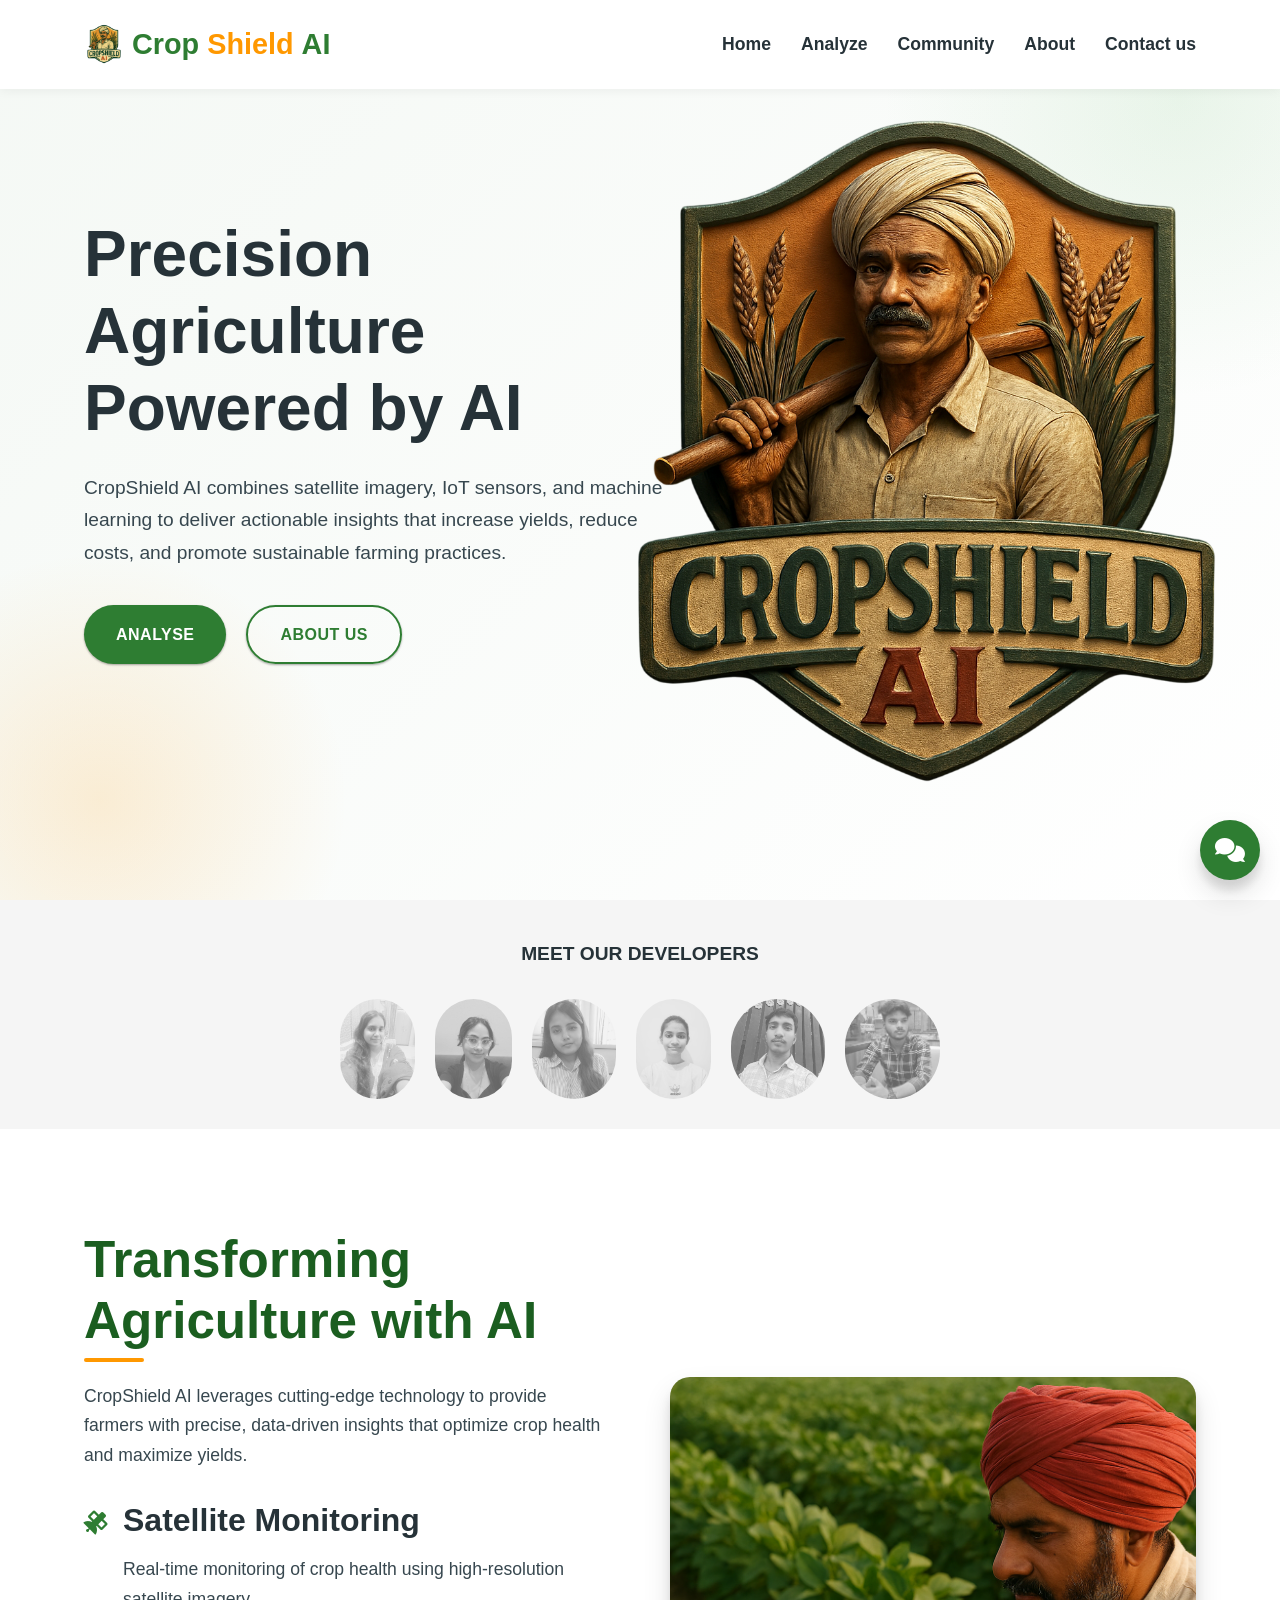
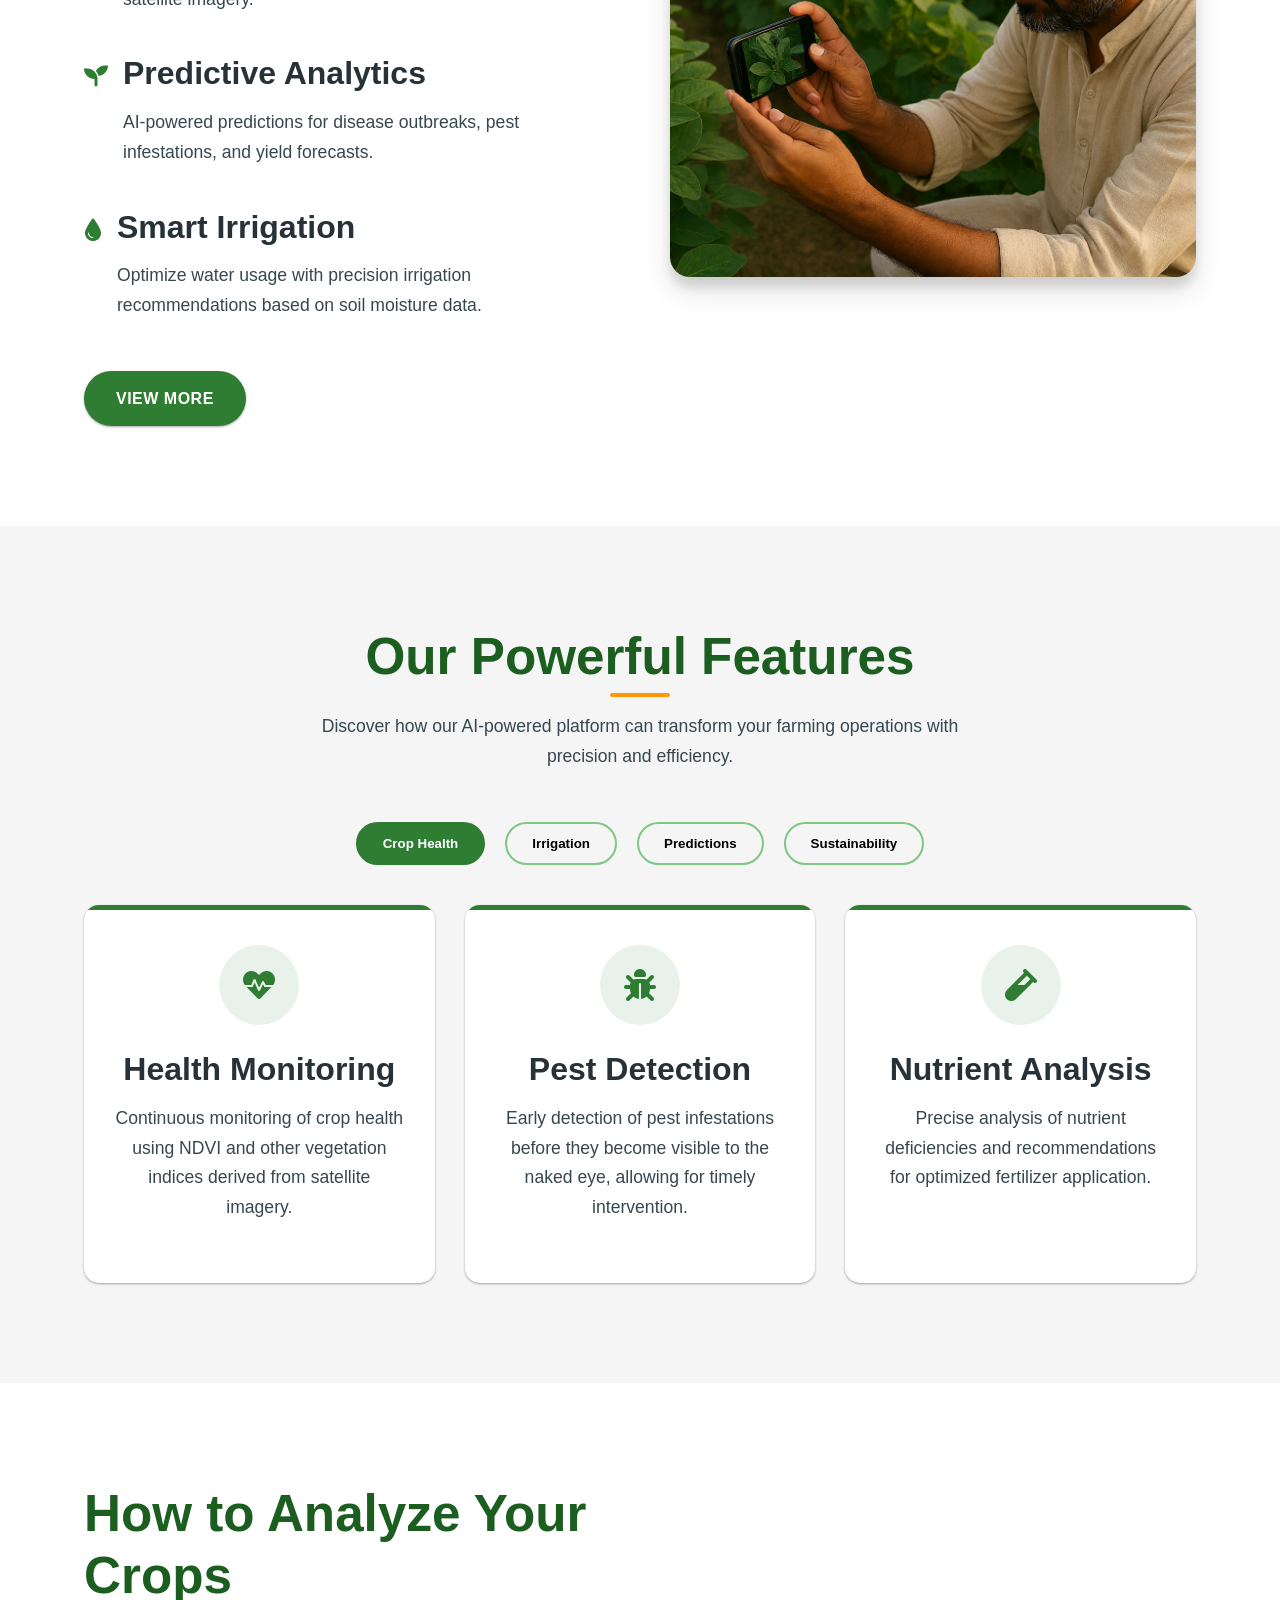
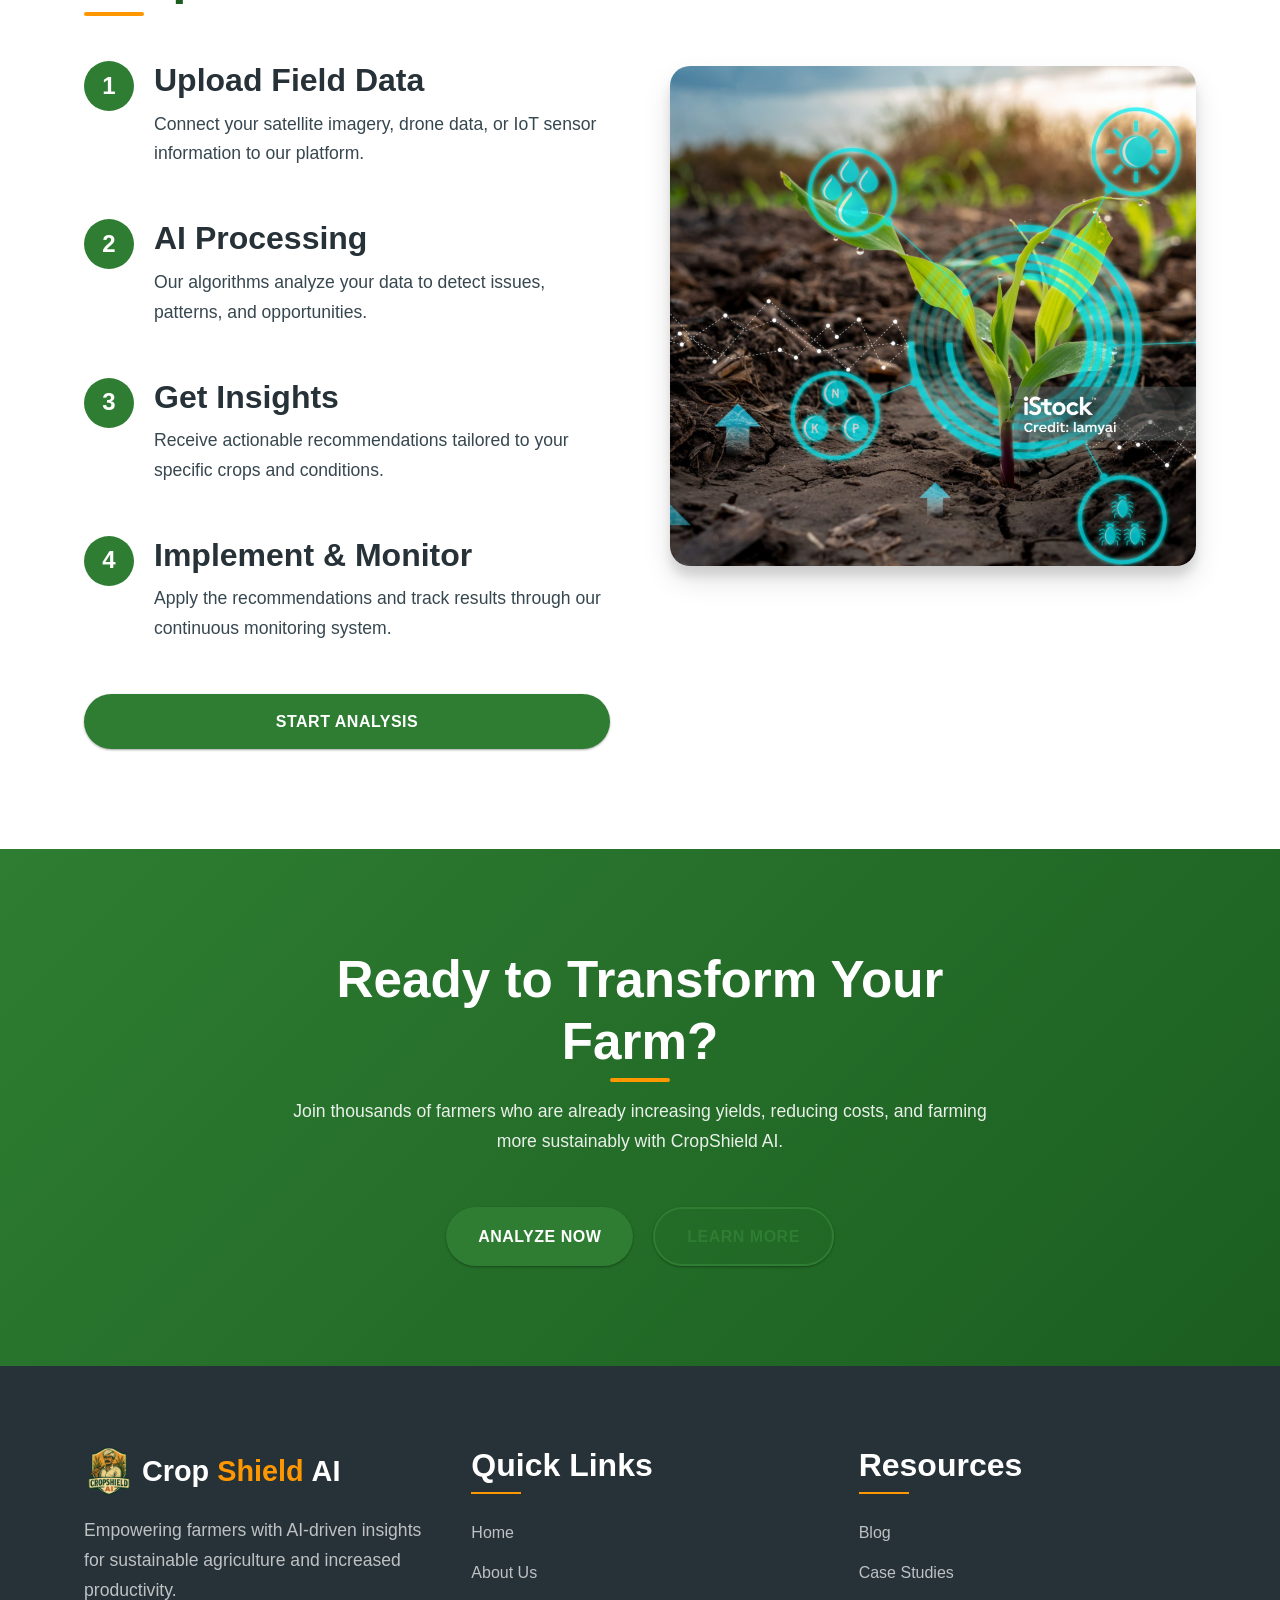
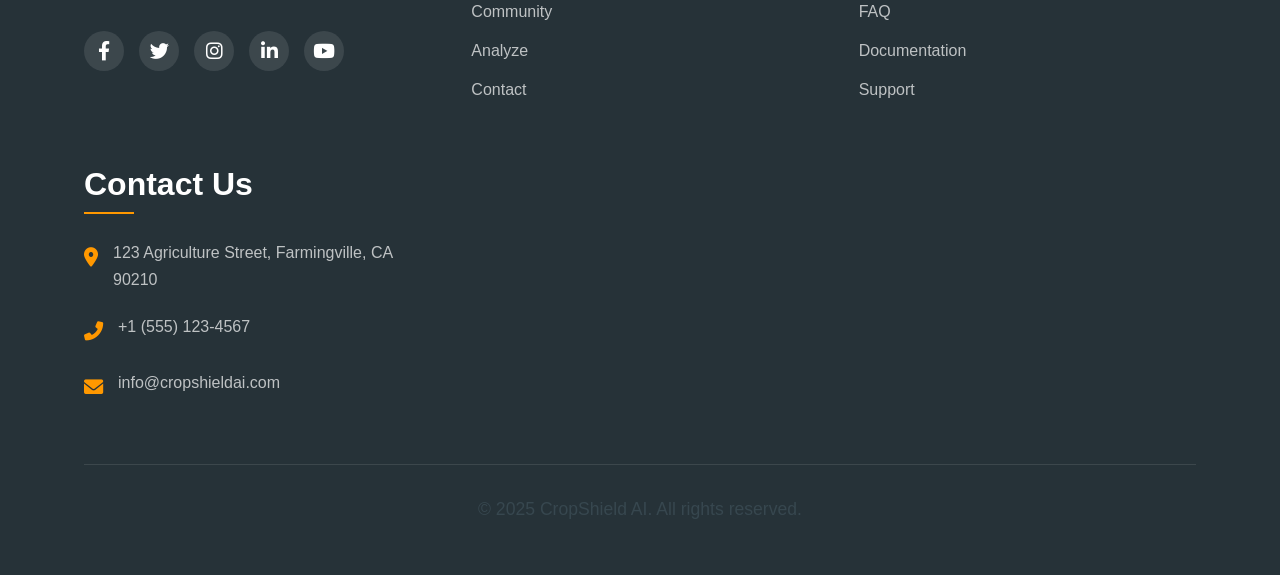
<file: index.html>
<!DOCTYPE html>
<html lang="en">

<head>
    <meta charset="UTF-8">
    <meta name="viewport" content="width=device-width, initial-scale=1.0">
    <title>CropShield AI | Smart Farming Solutions</title>
    <link rel="stylesheet" href="https://cdnjs.cloudflare.com/ajax/libs/font-awesome/6.0.0-beta3/css/all.min.css">
    <link rel="icon" href="assets/images/logo.png" type="png">
    <link rel="stylesheet" href="assets/css/main.css">
</head>

<body>
    <!-- Header & Navigation -->
    <header id="header">
        <div class="container">
            <nav>
                <a href="index.html" class="logo">
                    <img src="assets/images/logo.png" alt="CropShield AI Logo">Crop<span>Shield</span>AI
                </a>
                <ul class="nav-links">
                    <li><a href="index.html">Home</a></li>
                    <li><a href="analyse.html">Analyze</a></li>
                    <li><a href="community.html">Community</a></li>
                    <li><a href="about.html">About</a></li>
                    <li><a href="contact.html">Contact us</a></li>
                </ul>
                <div class="hamburger">
                    <span></span>
                    <span></span>
                    <span></span>
                </div>
            </nav>
        </div>
    </header>

    <!-- Hero Section -->
    <section id="home">
        <div class="container">
            <div class="hero-content">
                <h1>Precision Agriculture Powered by AI</h1>
                <p>CropShield AI combines satellite imagery, IoT sensors, and machine learning to deliver actionable
                    insights that increase yields, reduce costs, and promote sustainable farming practices.</p>
                <div class="hero-btns">
                    <a href="analyse.html" class="btn">Analyse</a>
                    <a href="about.html" class="btn btn-outline">About us</a>
                </div>
            </div>
            <div class="hero-image">
                <img src="assets/images/3d Logo.png" alt="AI Agriculture Dashboard">
            </div>
        </div>
        <div class="pattern pattern-1"></div>
        <div class="pattern pattern-2"></div>
    </section>

    <!-- developer Section -->
    <section id="clients">
        <div class="container">
            <div class="client-text">MEET OUR DEVELOPERS</div>
            <div class="clients-grid">
                <img src="assets/images/sneha.jpg" alt="sneha" class="client-logo">
                <img src="assets/images/Riddhima.jpg" alt="riddhima" class="client-logo">
                <img src="assets/images/Shreya.png" alt="shreya" class="client-logo">
                <img src="assets/images/Akshata.jpg" alt="akshata" class="client-logo">
                <img src="assets/images/amit.jpg" alt="amit" class="client-logo">
                <img src="assets/images/chaitanya.png" alt="chaitanya" class="client-logo">
            </div>
        </div>
    </section>

    <!-- About Section -->
    <section id="about">
        <div class="container">
            <div class="about-content">
                <div class="about-text">
                    <h2>Transforming Agriculture with AI</h2>
                    <p>CropShield AI leverages cutting-edge technology to provide farmers with precise, data-driven
                        insights that optimize crop health and maximize yields.</p>
                    <div class="about-features">
                        <div class="feature-item">
                            <div class="feature-icon">
                                <i class="fas fa-satellite"></i>
                            </div>
                            <div class="feature-content">
                                <h3>Satellite Monitoring</h3>
                                <p>Real-time monitoring of crop health using high-resolution satellite imagery.</p>
                            </div>
                        </div>
                        <div class="feature-item">
                            <div class="feature-icon">
                                <i class="fas fa-seedling"></i>
                            </div>
                            <div class="feature-content">
                                <h3>Predictive Analytics</h3>
                                <p>AI-powered predictions for disease outbreaks, pest infestations, and yield
                                    forecasts.</p>
                            </div>
                        </div>
                        <div class="feature-item">
                            <div class="feature-icon">
                                <i class="fas fa-tint"></i>
                            </div>
                            <div class="feature-content">
                                <h3>Smart Irrigation</h3>
                                <p>Optimize water usage with precision irrigation recommendations based on soil
                                    moisture data.</p>
                            </div>
                        </div>
                    </div>
                    <a href="community.html" class="btn">View More</a>
                </div>
                <div class="about-image">
                    <img src="assets/images/farmer clicking a pic.png" alt="AI Agriculture Analysis">
                </div>
            </div>
        </div>
    </section>

    <!-- Features Section -->
    <section id="features">
        <div class="container">
            <div class="section-intro text-center">
                <h2>Our Powerful Features</h2>
                <p>Discover how our AI-powered platform can transform your farming operations with precision and
                    efficiency.</p>
            </div>
            <div class="features-tabs">
                <button class="tab-btn active" data-tab="tab-1">Crop Health</button>
                <button class="tab-btn" data-tab="tab-2">Irrigation</button>
                <button class="tab-btn" data-tab="tab-3">Predictions</button>
                <button class="tab-btn" data-tab="tab-4">Sustainability</button>
            </div>
            <div class="tab-content active" id="tab-1">
                <div class="features-grid">
                    <div class="feature-card">
                        <div class="feature-icon-container">
                            <i class="fas fa-heartbeat"></i>
                        </div>
                        <h3>Health Monitoring</h3>
                        <p>Continuous monitoring of crop health using NDVI and other vegetation indices derived from
                            satellite imagery.</p>
                    </div>
                    <div class="feature-card">
                        <div class="feature-icon-container">
                            <i class="fas fa-bug"></i>
                        </div>
                        <h3>Pest Detection</h3>
                        <p>Early detection of pest infestations before they become visible to the naked eye, allowing
                            for timely intervention.</p>
                    </div>
                    <div class="feature-card">
                        <div class="feature-icon-container">
                            <i class="fas fa-vial"></i>
                        </div>
                        <h3>Nutrient Analysis</h3>
                        <p>Precise analysis of nutrient deficiencies and recommendations for optimized fertilizer
                            application.</p>
                    </div>
                </div>
            </div>
            <div class="tab-content" id="tab-2">
                <div class="features-grid">
                    <div class="feature-card">
                        <div class="feature-icon-container">
                            <i class="fas fa-tint"></i>
                        </div>
                        <h3>Smart Irrigation</h3>
                        <p>AI-powered irrigation recommendations based on soil moisture, weather forecasts, and crop
                            water requirements.</p>
                    </div>
                    <div class="feature-card">
                        <div class="feature-icon-container">
                            <i class="fas fa-cloud-rain"></i>
                        </div>
                        <h3>Rainwater Management</h3>
                        <p>Optimize rainwater collection and usage based on predictive weather analytics and soil
                            conditions.</p>
                    </div>
                    <div class="feature-card">
                        <div class="feature-icon-container">
                            <i class="fas fa-ruler-combined"></i>
                        </div>
                        <h3>Precision Application</h3>
                        <p>Variable rate irrigation technology that applies water only where and when it's needed most.
                        </p>
                    </div>
                </div>
            </div>
            <div class="tab-content" id="tab-3">
                <div class="features-grid">
                    <div class="feature-card">
                        <div class="feature-icon-container">
                            <i class="fas fa-chart-line"></i>
                        </div>
                        <h3>Yield Prediction</h3>
                        <p>Accurate yield forecasts based on historical data, current crop health, and environmental
                            factors.</p>
                    </div>
                    <div class="feature-card">
                        <div class="feature-icon-container">
                            <i class="fas fa-clock"></i>
                        </div>
                        <h3>Growth Tracking</h3>
                        <p>Monitor crop development stages and predict optimal harvest times for maximum yield and
                            quality.</p>
                    </div>
                    <div class="feature-card">
                        <div class="feature-icon-container">
                            <i class="fas fa-exclamation-triangle"></i>
                        </div>
                        <h3>Risk Assessment</h3>
                        <p>Identify potential risks from weather events, diseases, or market conditions before they
                            impact your harvest.</p>
                    </div>
                </div>
            </div>
            <div class="tab-content" id="tab-4">
                <div class="features-grid">
                    <div class="feature-card">
                        <div class="feature-icon-container">
                            <i class="fas fa-leaf"></i>
                        </div>
                        <h3>Carbon Footprint</h3>
                        <p>Monitor and reduce your farm's carbon footprint through optimized resource allocation and
                            sustainable practices.</p>
                    </div>
                    <div class="feature-card">
                        <div class="feature-icon-container">
                            <i class="fas fa-recycle"></i>
                        </div>
                        <h3>Resource Optimization</h3>
                        <p>Minimize waste and maximize efficiency of inputs like water, fertilizers, and pesticides.</p>
                    </div>
                    <div class="feature-card">
                        <div class="feature-icon-container">
                            <i class="fas fa-certificate"></i>
                        </div>
                        <h3>Sustainability Certification</h3>
                        <p>Track and document sustainable practices for certification programs and eco-conscious
                            markets.</p>
                    </div>
                </div>
            </div>
        </div>
    </section>

    <!-- Analyze Section -->
    <section id="analyze">
        <div class="container">
            <div class="analyze-container">
                <div class="analyze-steps">
                    <h2>How to Analyze Your Crops</h2>
                    <div class="step">
                        <div class="step-number">1</div>
                        <div class="step-content">
                            <h3>Upload Field Data</h3>
                            <p>Connect your satellite imagery, drone data, or IoT sensor information to our platform.
                            </p>
                        </div>
                    </div>
                    <div class="step">
                        <div class="step-number">2</div>
                        <div class="step-content">
                            <h3>AI Processing</h3>
                            <p>Our algorithms analyze your data to detect issues, patterns, and opportunities.</p>
                        </div>
                    </div>
                    <div class="step">
                        <div class="step-number">3</div>
                        <div class="step-content">
                            <h3>Get Insights</h3>
                            <p>Receive actionable recommendations tailored to your specific crops and conditions.</p>
                        </div>
                    </div>
                    <div class="step">
                        <div class="step-number">4</div>
                        <div class="step-content">
                            <h3>Implement & Monitor</h3>
                            <p>Apply the recommendations and track results through our continuous monitoring system.</p>
                        </div>
                    </div>
                    <a href="analyse.html" class="btn">Start Analysis</a>
                </div>
                <div class="analyze-image">
                    <img src="assets/images/ai planty.png" alt="Crop Analysis Process">
                </div>
            </div>
        </div>
    </section>

    <!-- Testimonials Section -->


    <!-- CTA Section -->
    <section id="cta">
        <div class="container">
            <div class="section-intro text-center">
                <h2>Ready to Transform Your Farm?</h2>
                <p>Join thousands of farmers who are already increasing yields, reducing costs, and farming more
                    sustainably with CropShield AI.</p>
            </div>
            <div class="cta-btns">
                <a href="analyse.html" class="btn">Analyze Now</a>
                <a href="about.html" class="btn btn-outline">Learn More</a>
            </div>
        </div>
    </section>

    <!-- Footer -->
    <footer>
        <div class="container">
            <div class="footer-content">
                <div class="footer-about">
                    <div class="footer-logo">
                        <img src="assets/images/logo.png" alt="CropShield AI Logo"
                            class="logo-footer">Crop<span>Shield</span>AI
                    </div>
                    <p>Empowering farmers with AI-driven insights for sustainable agriculture and increased
                        productivity.</p>
                    <div class="social-links">
                        <a href="#"><i class="fab fa-facebook-f"></i></a>
                        <a href="#"><i class="fab fa-twitter"></i></a>
                        <a href="#"><i class="fab fa-instagram"></i></a>
                        <a href="#"><i class="fab fa-linkedin-in"></i></a>
                        <a href="#"><i class="fab fa-youtube"></i></a>
                    </div>
                </div>
                <div class="footer-links">
                    <h3>Quick Links</h3>
                    <ul>
                        <li><a href="index.html">Home</a></li>
                        <li><a href="about.html">About Us</a></li>
                        <li><a href="community.html">Community</a></li>
                        <li><a href="analyse.html">Analyze</a></li>
                        <li><a href="contact.html">Contact</a></li>
                    </ul>
                </div>
                <div class="footer-links">
                    <h3>Resources</h3>
                    <ul>
                        <li><a href="coming soon.html">Blog</a></li>
                        <li><a href="coming soon.html">Case Studies</a></li>
                        <li><a href="coming soon.html">FAQ</a></li>
                        <li><a href="coming soon.html">Documentation</a></li>
                        <li><a href="coming soon.html">Support</a></li>
                    </ul>
                </div>
                <div class="footer-contact">
                    <h3>Contact Us</h3>
                    <div class="contact-info">
                        <div class="contact-item">
                            <div class="contact-icon">
                                <i class="fas fa-map-marker-alt"></i>
                            </div>
                            <div class="contact-text">
                                123 Agriculture Street, Farmingville, CA 90210
                            </div>
                        </div>
                        <div class="contact-item">
                            <div class="contact-icon">
                                <i class="fas fa-phone-alt"></i>
                            </div>
                            <div class="contact-text">
                                +1 (555) 123-4567
                            </div>
                        </div>
                        <div class="contact-item">
                            <div class="contact-icon">
                                <i class="fas fa-envelope"></i>
                            </div>
                            <div class="contact-text">
                                info@cropshieldai.com
                            </div>
                        </div>
                    </div>
                </div>
            </div>
            <div class="copyright">
                <p>&copy; 2025 CropShield AI. All rights reserved.</p>
            </div>
        </div>
    </footer>

    <!-- Chatbot Container -->
    <div class="chatbot-container">
        <div class="chatbot-button">
            <i class="fas fa-comments"></i>
        </div>
        <div class="chatbot-window">
            <div class="chatbot-header">
                <h3>CropShield Assistant</h3>
                <button class="chatbot-close">
                    <i class="fas fa-times"></i>
                </button>
            </div>
            <div class="chatbot-messages">
                <div class="message bot-message">
                    Hello! I'm your CropShield AI assistant. How can I help you today?
                    <div class="message-time">12:45 PM</div>
                </div>
                <!-- More messages will be added here dynamically -->
            </div>
            <div class="typing-indicator">
                <span></span>
                <span></span>
                <span></span>
            </div>
            <div class="chatbot-input">
                <input type="text" placeholder="Type your message here...">
                <button>
                    <i class="fas fa-paper-plane"></i>
                </button>
            </div>
        </div>
    </div>

    <!-- JavaScript -->
    <script src="assets/js/main.js"></script>
</body>

</html>
</file>
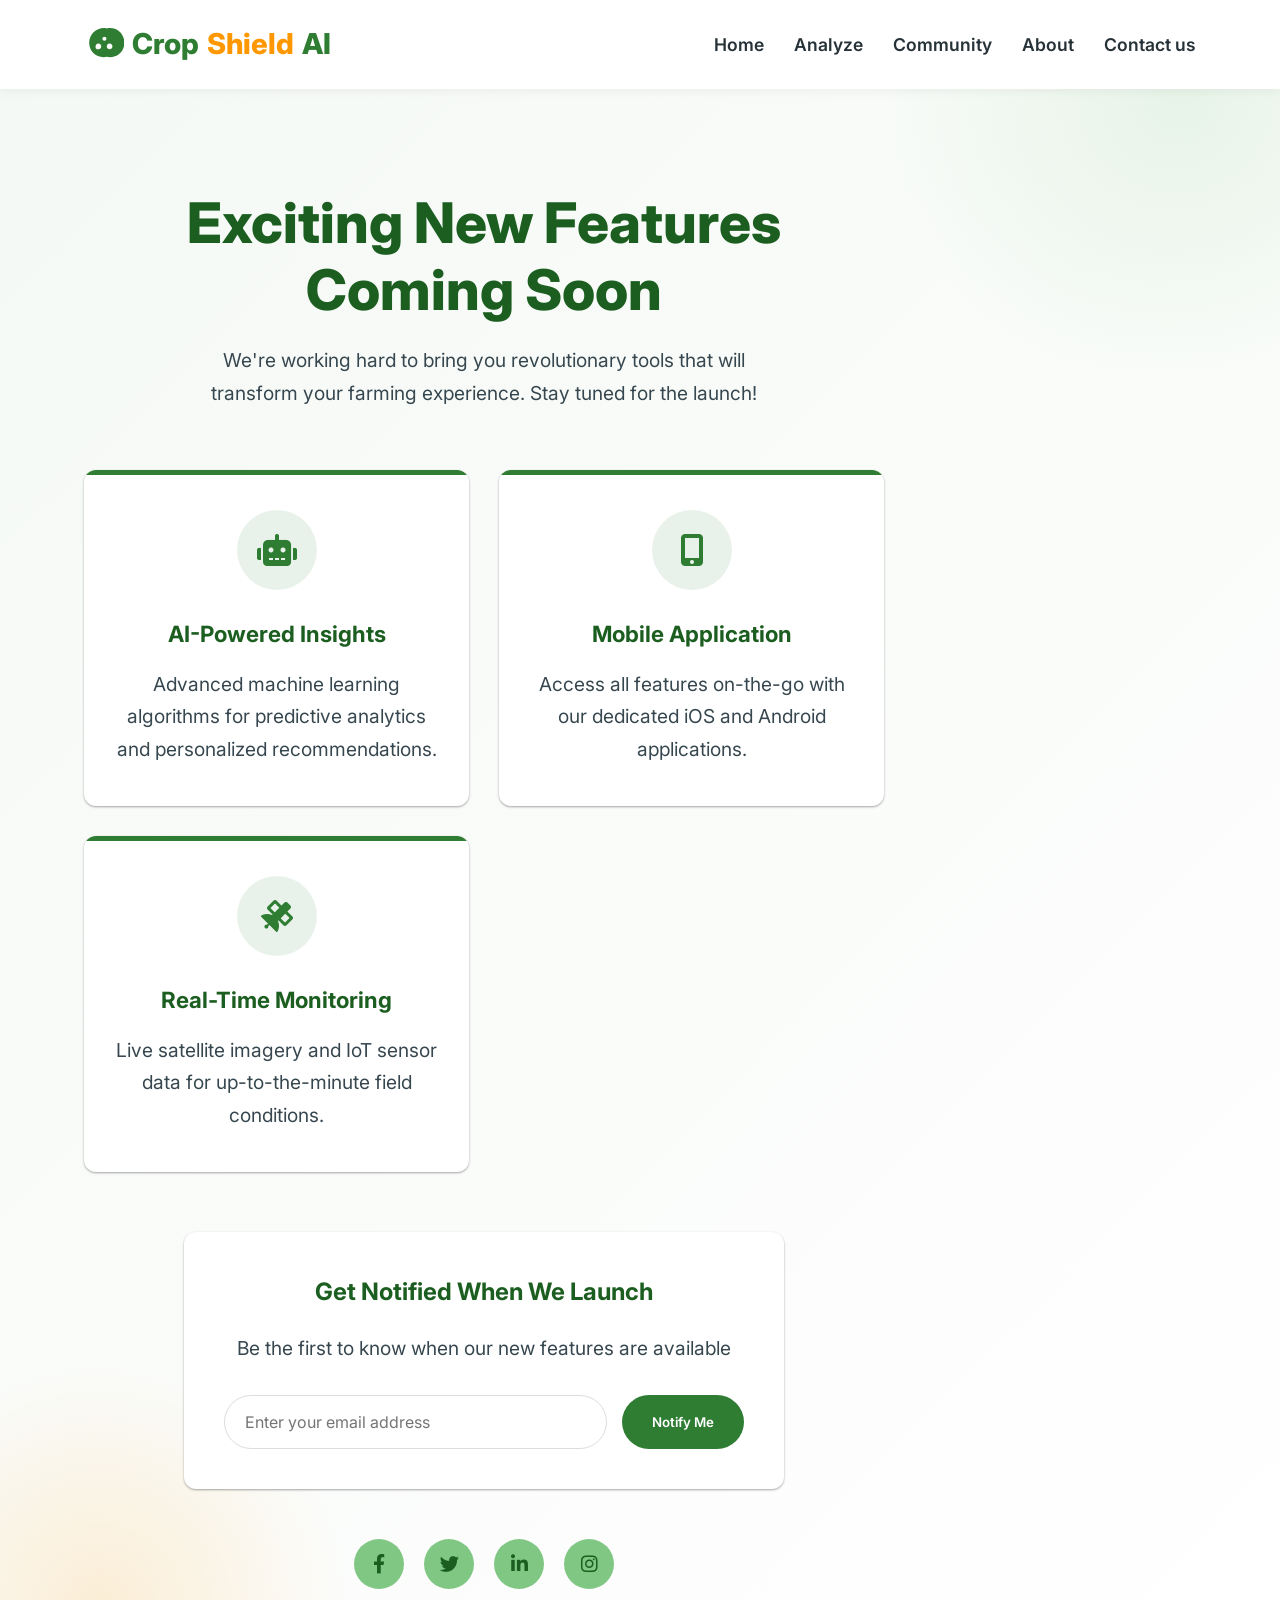
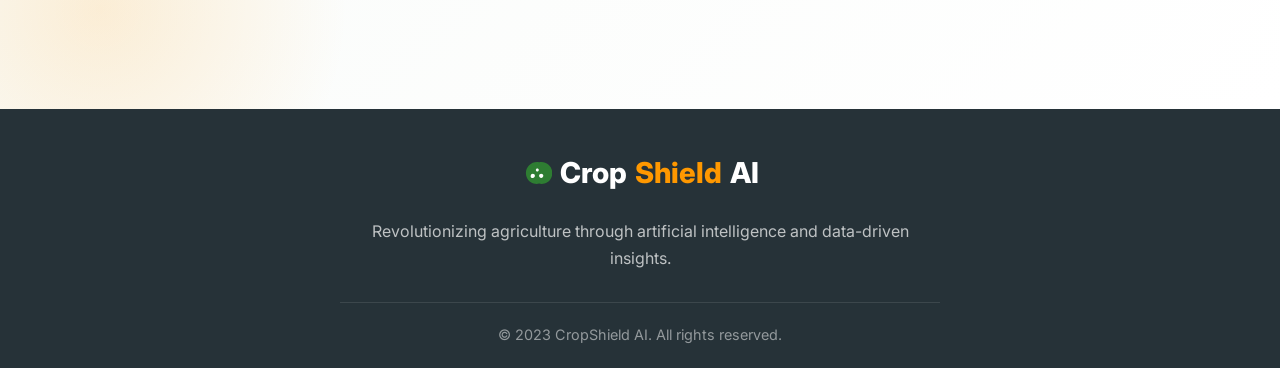
<file: coming soon.html>
<!DOCTYPE html>
<html lang="en">

<head>
    <meta charset="UTF-8">
    <meta name="viewport" content="width=device-width, initial-scale=1.0">
    <title>CropShield AI | Coming Soon</title>
    <link rel="stylesheet" href="https://cdnjs.cloudflare.com/ajax/libs/font-awesome/6.0.0-beta3/css/all.min.css">
    <link href="https://fonts.googleapis.com/css2?family=Inter:wght@300;400;500;600;700&display=swap" rel="stylesheet">
    <style>
        :root {
            --primary: #2e7d32;
            --primary-dark: #1b5e20;
            --primary-light: #81c784;
            --secondary: #ff9800;
            --accent: #ff5722;
            --dark: #263238;
            --dark-light: #37474f;
            --light: #f5f5f5;
            --white: #ffffff;
            --transition: all 0.3s cubic-bezier(0.25, 0.8, 0.25, 1);
            --shadow: 0 1px 3px rgba(0, 0, 0, 0.12), 0 1px 2px rgba(0, 0, 0, 0.24);
            --shadow-hover: 0 14px 28px rgba(0, 0, 0, 0.12), 0 10px 10px rgba(0, 0, 0, 0.10);
            --radius: 12px;
        }

        * {
            margin: 0;
            padding: 0;
            box-sizing: border-box;
            font-family: 'Inter', -apple-system, BlinkMacSystemFont, 'Segoe UI', Roboto, Oxygen, Ubuntu, Cantarell, sans-serif;
        }

        body {
            background-color: var(--white);
            color: var(--dark);
            line-height: 1.7;
            overflow-x: hidden;
            scroll-behavior: smooth;
            min-height: 100vh;
            display: flex;
            flex-direction: column;
        }

        .container {
            width: 90%;
            max-width: 1200px;
            margin: 0 auto;
            padding: 0 20px;
        }

        /* Header & Navigation */
        header {
            position: fixed;
            top: 0;
            left: 0;
            width: 100%;
            z-index: 1000;
            padding: 20px 0;
            transition: var(--transition);
            background-color: rgba(255, 255, 255, 0.98);
            box-shadow: 0 2px 10px rgba(0, 0, 0, 0.05);
        }

        header.scrolled {
            padding: 15px 0;
            box-shadow: 0 5px 20px rgba(0, 0, 0, 0.1);
        }

        nav {
            display: flex;
            justify-content: space-between;
            align-items: center;
        }

        .logo {
            font-size: 1.8rem;
            font-weight: 800;
            color: var(--primary);
            display: flex;
            align-items: center;
            gap: 8px;
            text-decoration: none;
        }

        .logo span {
            color: var(--secondary);
        }

        .logo img {
            height: 40px;
        }

        .nav-links {
            display: flex;
            list-style: none;
            gap: 30px;
        }

        .nav-links a {
            font-weight: 600;
            font-size: 1.1rem;
            color: var(--dark);
            position: relative;
            padding: 5px 0;
            text-decoration: none;
        }

        .nav-links a:hover {
            color: var(--primary);
        }

        .nav-links a::after {
            content: '';
            position: absolute;
            bottom: 0;
            left: 0;
            width: 0;
            height: 2px;
            background-color: var(--primary);
            transition: var(--transition);
        }

        .nav-links a:hover::after {
            width: 100%;
        }

        .nav-links a.active {
            color: var(--primary);
        }

        .nav-links a.active::after {
            width: 100%;
        }

        .hamburger {
            display: none;
            cursor: pointer;
            flex-direction: column;
            gap: 5px;
            z-index: 1001;
            background: none;
            border: none;
        }

        .hamburger span {
            display: block;
            width: 25px;
            height: 3px;
            background-color: var(--dark);
            border-radius: 3px;
            transition: var(--transition);
        }

        .hamburger.active span:nth-child(1) {
            transform: rotate(45deg) translate(5px, 5px);
        }

        .hamburger.active span:nth-child(2) {
            opacity: 0;
        }

        .hamburger.active span:nth-child(3) {
            transform: rotate(-45deg) translate(5px, -5px);
        }

        /* Coming Soon Hero */
        .coming-soon-hero {
            flex: 1;
            display: flex;
            align-items: center;
            justify-content: center;
            padding: 150px 0 80px;
            background: linear-gradient(135deg, rgba(46, 125, 50, 0.05) 0%, rgba(255, 255, 255, 1) 100%);
            text-align: center;
            position: relative;
            overflow: hidden;
        }

        .hero-content {
            max-width: 800px;
            position: relative;
            z-index: 2;
            padding: 40px 0;
        }

        .hero-content h1 {
            font-size: clamp(2.5rem, 5vw, 3.5rem);
            font-weight: 800;
            margin-bottom: 20px;
            color: var(--primary-dark);
            line-height: 1.2;
        }

        .hero-content p {
            font-size: 1.2rem;
            color: var(--dark-light);
            margin-bottom: 50px;
            max-width: 600px;
            margin-left: auto;
            margin-right: auto;
        }

        .coming-soon-features {
            display: grid;
            grid-template-columns: repeat(auto-fit, minmax(300px, 1fr));
            gap: 30px;
            margin: 60px 0;
        }

        .feature-card {
            background: var(--white);
            border-radius: var(--radius);
            padding: 40px 30px;
            box-shadow: var(--shadow);
            transition: var(--transition);
            text-align: center;
            position: relative;
            overflow: hidden;
            display: flex;
            flex-direction: column;
            height: 100%;
        }

        .feature-card:hover {
            transform: translateY(-5px);
            box-shadow: var(--shadow-hover);
        }

        .feature-card::before {
            content: '';
            position: absolute;
            top: 0;
            left: 0;
            width: 100%;
            height: 5px;
            background-color: var(--primary);
        }

        .feature-icon {
            width: 80px;
            height: 80px;
            background-color: rgba(46, 125, 50, 0.1);
            border-radius: 50%;
            display: flex;
            align-items: center;
            justify-content: center;
            margin: 0 auto 25px;
            font-size: 2rem;
            color: var(--primary);
        }

        .feature-card h3 {
            margin-bottom: 15px;
            color: var(--primary-dark);
            font-size: 1.4rem;
        }

        .feature-card p {
            color: var(--dark-light);
            margin-bottom: 0;
            flex-grow: 1;
        }

        .notify-section {
            background: var(--white);
            border-radius: var(--radius);
            padding: 40px;
            box-shadow: var(--shadow);
            max-width: 600px;
            margin: 40px auto;
            text-align: center;
        }

        .notify-section h2 {
            margin-bottom: 20px;
            color: var(--primary-dark);
        }

        .notify-section p {
            margin-bottom: 30px;
            color: var(--dark-light);
        }

        .notify-form {
            display: flex;
            gap: 15px;
            margin-top: 25px;
        }

        .notify-input {
            flex: 1;
            padding: 16px 20px;
            border: 1px solid #ddd;
            border-radius: 50px;
            font-size: 1rem;
            transition: var(--transition);
        }

        .notify-input:focus {
            outline: none;
            border-color: var(--primary);
            box-shadow: 0 0 0 3px rgba(46, 125, 50, 0.1);
        }

        .notify-btn {
            padding: 16px 30px;
            background: var(--primary);
            color: white;
            border: none;
            border-radius: 50px;
            font-weight: 600;
            cursor: pointer;
            transition: var(--transition);
            white-space: nowrap;
        }

        .notify-btn:hover {
            background: var(--primary-dark);
            transform: translateY(-2px);
        }

        .pattern {
            position: absolute;
            width: 500px;
            height: 500px;
            border-radius: 50%;
            background: radial-gradient(circle, rgba(129, 199, 132, 0.15) 0%, rgba(129, 199, 132, 0) 70%);
            z-index: 1;
        }

        .pattern-1 {
            top: -200px;
            right: -200px;
            width: 600px;
            height: 600px;
        }

        .pattern-2 {
            bottom: -150px;
            left: -150px;
            background: radial-gradient(circle, rgba(255, 152, 0, 0.15) 0%, rgba(255, 152, 0, 0) 70%);
        }

        .social-links {
            display: flex;
            justify-content: center;
            gap: 20px;
            margin-top: 50px;
        }

        .social-link {
            width: 50px;
            height: 50px;
            border-radius: 50%;
            background: var(--primary-light);
            display: flex;
            align-items: center;
            justify-content: center;
            color: var(--primary-dark);
            font-size: 1.2rem;
            transition: var(--transition);
            text-decoration: none;
        }

        .social-link:hover {
            background: var(--primary);
            color: var(--white);
            transform: translateY(-3px);
        }

        /* Footer */
        footer {
            background-color: var(--dark);
            color: var(--white);
            padding: 40px 0 20px;
            text-align: center;
        }

        .footer-content {
            max-width: 600px;
            margin: 0 auto;
        }

        .footer-logo {
            font-size: 1.8rem;
            font-weight: 800;
            margin-bottom: 20px;
            display: flex;
            align-items: center;
            justify-content: center;
            gap: 8px;
        }

        .footer-logo span {
            color: var(--secondary);
        }

        .footer-text {
            color: rgba(255, 255, 255, 0.7);
            margin-bottom: 30px;
        }

        .copyright {
            padding-top: 20px;
            border-top: 1px solid rgba(255, 255, 255, 0.1);
            color: rgba(255, 255, 255, 0.5);
            font-size: 0.9rem;
        }

        /* Responsive Design */
        @media (max-width: 992px) {
            .coming-soon-features {
                grid-template-columns: repeat(auto-fit, minmax(280px, 1fr));
                gap: 20px;
            }
        }

        @media (max-width: 768px) {
            .nav-links {
                position: fixed;
                top: 0;
                left: -100%;
                width: 80%;
                max-width: 300px;
                height: 100vh;
                background-color: var(--white);
                flex-direction: column;
                align-items: flex-start;
                justify-content: flex-start;
                padding: 100px 40px 40px;
                box-shadow: 10px 0 30px rgba(0, 0, 0, 0.1);
                transition: var(--transition);
            }

            .nav-links.active {
                left: 0;
            }

            .hamburger {
                display: flex;
            }

            .notify-form {
                flex-direction: column;
            }

            .notify-section {
                padding: 30px 20px;
            }
        }

        @media (max-width: 576px) {
            .coming-soon-hero {
                padding: 130px 0 60px;
            }

            .hero-content {
                padding: 20px 0;
            }

            .feature-card {
                padding: 30px 20px;
            }

            .feature-icon {
                width: 70px;
                height: 70px;
                font-size: 1.7rem;
            }
        }
    </style>
</head>

<body>
    <!-- Header & Navigation -->
    <header id="header">
        <div class="container">
            <nav>
                <a href="index.html" class="logo">
                    <!-- Simple SVG logo placeholder -->
                    <svg width="40" height="40" viewBox="0 0 50 50">
                        <path
                            d="M25 5C14.7868 5 6.5 13.2868 6.5 23.5C6.5 33.7132 14.2868 41.5 24.5 41.5C25.8322 41.5 27.1655 41.3333 28.5 41C29.8344 41.3333 31.1677 41.5 32.5 41.5C42.7132 41.5 50.5 33.7132 50.5 23.5C50.5 13.2868 42.7132 5 32.5 5C31.1677 5 29.8344 5.16667 28.5 5.5C27.1655 5.16667 25.8322 5 25 5Z"
                            fill="#2e7d32" />
                        <path
                            d="M28 18.5C28 19.8807 26.8807 21 25.5 21C24.1193 21 23 19.8807 23 18.5C23 17.1193 24.1193 16 25.5 16C26.8807 16 28 17.1193 28 18.5Z"
                            fill="white" />
                        <path
                            d="M35.5 28C35.5 29.933 33.933 31.5 32 31.5C30.067 31.5 28.5 29.933 28.5 28C28.5 26.067 30.067 24.5 32 24.5C33.933 24.5 35.5 26.067 35.5 28Z"
                            fill="white" />
                        <path
                            d="M21.5 28C21.5 29.933 19.933 31.5 18 31.5L16.0667 31.5L14.5 29.933L14.5 28C14.5 26.067 16.0667 24.5 18 24.5C19.933 24.5 21.5 26.067 21.5 28Z"
                            fill="white" />
                    </svg>
                    Crop<span>Shield</span>AI
                </a>
                <ul class="nav-links">
                    <li><a href="index.html">Home</a></li>
                    <li><a href="analyze.html">Analyze</a></li>
                    <li><a href="community.html">Community</a></li>
                    <li><a href="about.html">About</a></li>
                    <li><a href="contact.html">Contact us</a></li>
                </ul>
                <button class="hamburger">
                    <span></span>
                    <span></span>
                    <span></span>
                </button>
            </nav>
        </div>
    </header>

    <!-- Coming Soon Hero Section -->
    <section class="coming-soon-hero">
        <div class="container">
            <div class="hero-content">
                <h1>Exciting New Features Coming Soon</h1>
                <p>We're working hard to bring you revolutionary tools that will transform your farming experience. Stay
                    tuned for the launch!</p>

                <div class="coming-soon-features">
                    <div class="feature-card">
                        <div class="feature-icon">
                            <i class="fas fa-robot"></i>
                        </div>
                        <h3>AI-Powered Insights</h3>
                        <p>Advanced machine learning algorithms for predictive analytics and personalized
                            recommendations.</p>
                    </div>
                    <div class="feature-card">
                        <div class="feature-icon">
                            <i class="fas fa-mobile-alt"></i>
                        </div>
                        <h3>Mobile Application</h3>
                        <p>Access all features on-the-go with our dedicated iOS and Android applications.</p>
                    </div>
                    <div class="feature-card">
                        <div class="feature-icon">
                            <i class="fas fa-satellite"></i>
                        </div>
                        <h3>Real-Time Monitoring</h3>
                        <p>Live satellite imagery and IoT sensor data for up-to-the-minute field conditions.</p>
                    </div>
                </div>

                <div class="notify-section">
                    <h2>Get Notified When We Launch</h2>
                    <p>Be the first to know when our new features are available</p>
                    <div class="notify-form">
                        <input type="email" class="notify-input" placeholder="Enter your email address">
                        <button class="notify-btn">Notify Me</button>
                    </div>
                </div>

                <div class="social-links">
                    <a href="#" class="social-link"><i class="fab fa-facebook-f"></i></a>
                    <a href="#" class="social-link"><i class="fab fa-twitter"></i></a>
                    <a href="#" class="social-link"><i class="fab fa-linkedin-in"></i></a>
                    <a href="#" class="social-link"><i class="fab fa-instagram"></i></a>
                </div>
            </div>
        </div>
        <div class="pattern pattern-1"></div>
        <div class="pattern pattern-2"></div>
    </section>

    <footer>
        <div class="container">
            <div class="footer-content">
                <div class="footer-logo">
                    <!-- Simple SVG logo placeholder -->
                    <svg width="30" height="30" viewBox="0 0 50 50">
                        <path
                            d="M25 5C14.7868 5 6.5 13.2868 6.5 23.5C6.5 33.7132 14.2868 41.5 24.5 41.5C25.8322 41.5 27.1655 41.3333 28.5 41C29.8344 41.3333 31.1677 41.5 32.5 41.5C42.7132 41.5 50.5 33.7132 50.5 23.5C50.5 13.2868 42.7132 5 32.5 5C31.1677 5 29.8344 5.16667 28.5 5.5C27.1655 5.16667 25.8322 5 25 5Z"
                            fill="#2e7d32" />
                        <path
                            d="M28 18.5C28 19.8807 26.8807 21 25.5 21C24.1193 21 23 19.8807 23 18.5C23 17.1193 24.1193 16 25.5 16C26.8807 16 28 17.1193 28 18.5Z"
                            fill="white" />
                        <path
                            d="M35.5 28C35.5 29.933 33.933 31.5 32 31.5C30.067 31.5 28.5 29.933 28.5 28C28.5 26.067 30.067 24.5 32 24.5C33.933 24.5 35.5 26.067 35.5 28Z"
                            fill="white" />
                        <path
                            d="M21.5 28C21.5 29.933 19.933 31.5 18 31.5L16.0667 31.5L14.5 29.933L14.5 28C14.5 26.067 16.0667 24.5 18 24.5C19.933 24.5 21.5 26.067 21.5 28Z"
                            fill="white" />
                    </svg>
                    Crop<span>Shield</span>AI
                </div>
                <p class="footer-text">Revolutionizing agriculture through artificial intelligence and data-driven
                    insights.</p>
                <div class="copyright">
                    <p>&copy; 2023 CropShield AI. All rights reserved.</p>
                </div>
            </div>
        </div>
    </footer>

    <script>
        document.addEventListener('DOMContentLoaded', function () {
            // Header scroll effect
            window.addEventListener('scroll', function () {
                const header = document.getElementById('header');
                if (window.scrollY > 50) {
                    header.classList.add('scrolled');
                } else {
                    header.classList.remove('scrolled');
                }
            });

            // Hamburger menu functionality
            const hamburger = document.querySelector('.hamburger');
            const navLinks = document.querySelector('.nav-links');

            if (hamburger) {
                hamburger.addEventListener('click', function () {
                    this.classList.toggle('active');
                    navLinks.classList.toggle('active');

                    // Prevent body scrolling when menu is open
                    if (navLinks.classList.contains('active')) {
                        document.body.style.overflow = 'hidden';
                    } else {
                        document.body.style.overflow = 'auto';
                    }
                });
            }

            // Close menu when clicking on a link
            const navItems = document.querySelectorAll('.nav-links a');
            navItems.forEach(item => {
                item.addEventListener('click', function () {
                    hamburger.classList.remove('active');
                    navLinks.classList.remove('active');
                    document.body.style.overflow = 'auto';
                });
            });

            // Notify form submission
            const notifyForm = document.querySelector('.notify-form');
            const notifyInput = document.querySelector('.notify-input');
            const notifyBtn = document.querySelector('.notify-btn');

            notifyBtn.addEventListener('click', function (e) {
                e.preventDefault();

                if (notifyInput.value && isValidEmail(notifyInput.value)) {
                    notifyInput.value = '';
                    alert('Thank you! We will notify you when we launch.');
                } else {
                    alert('Please enter a valid email address.');
                }
            });

            function isValidEmail(email) {
                const re = /^[^\s@]+@[^\s@]+\.[^\s@]+$/;
                return re.test(email);
            }
        });
    </script>
</body>

</html>
</file>
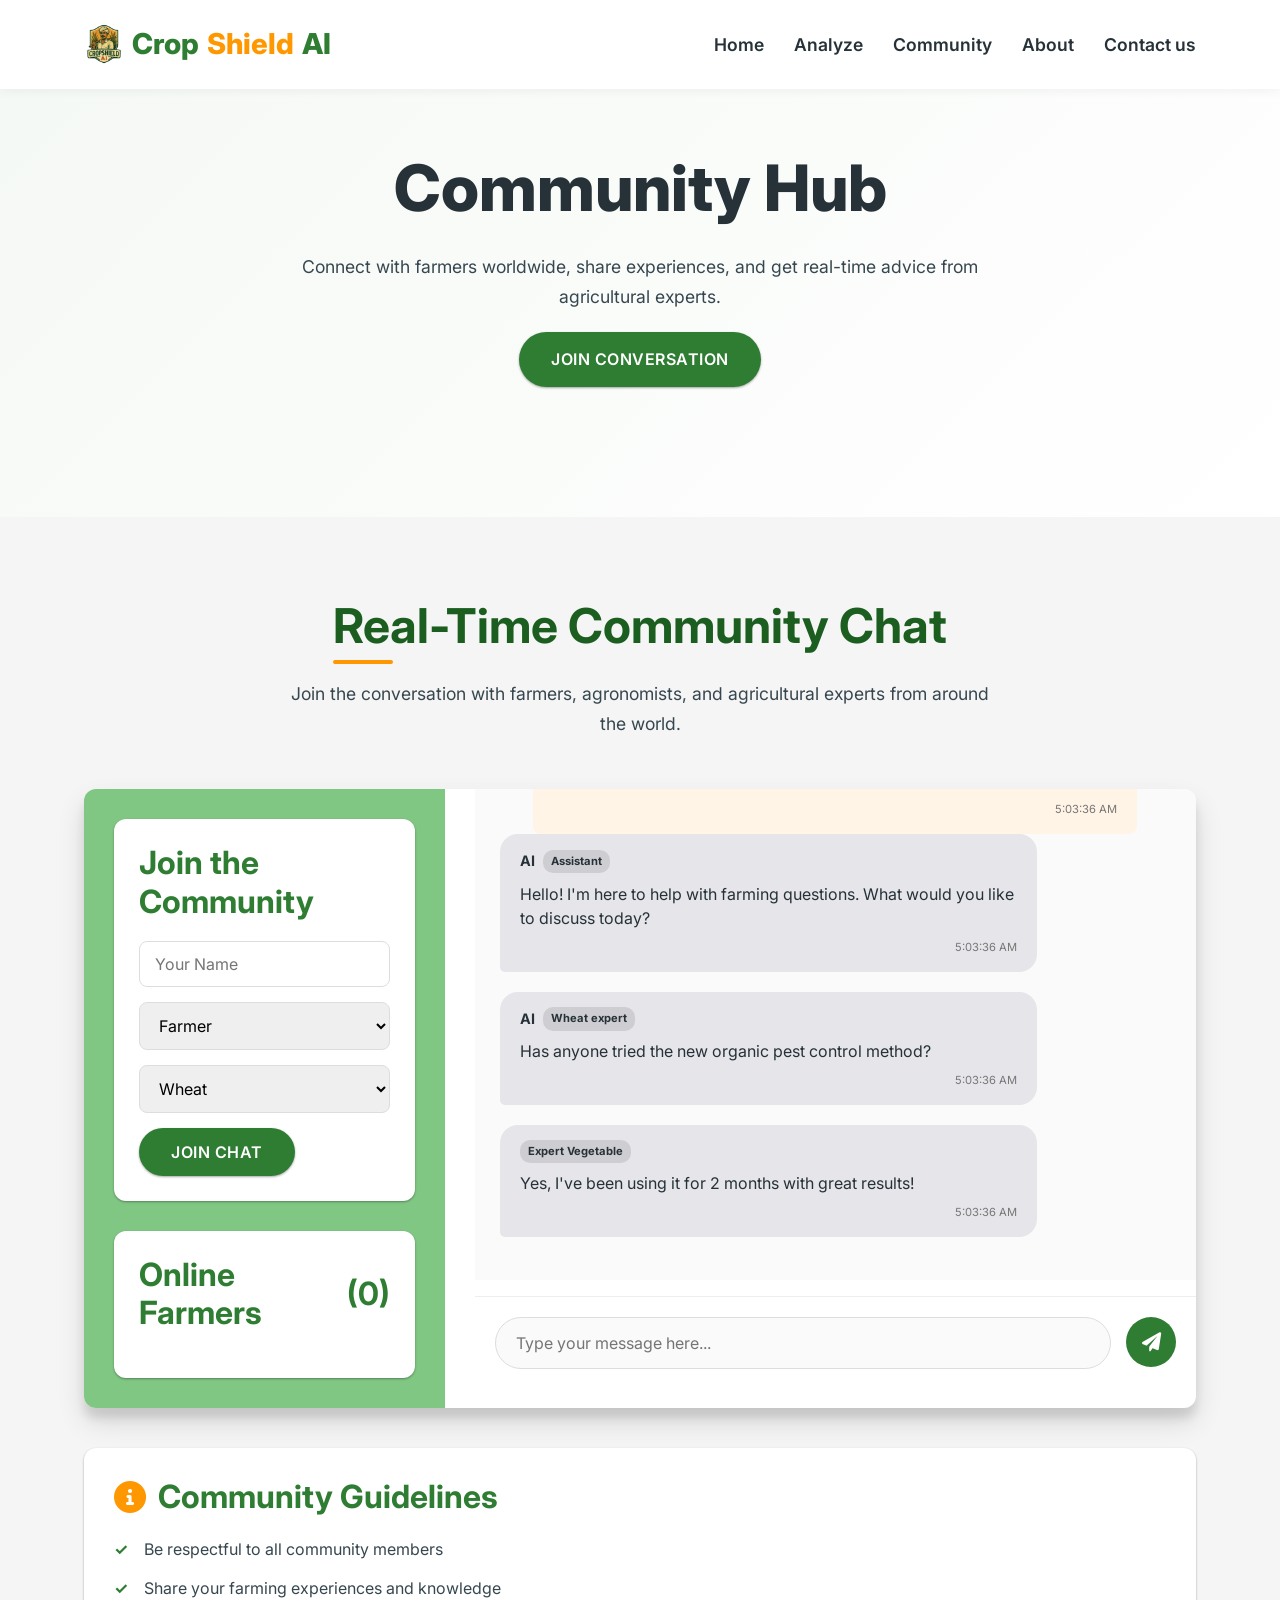
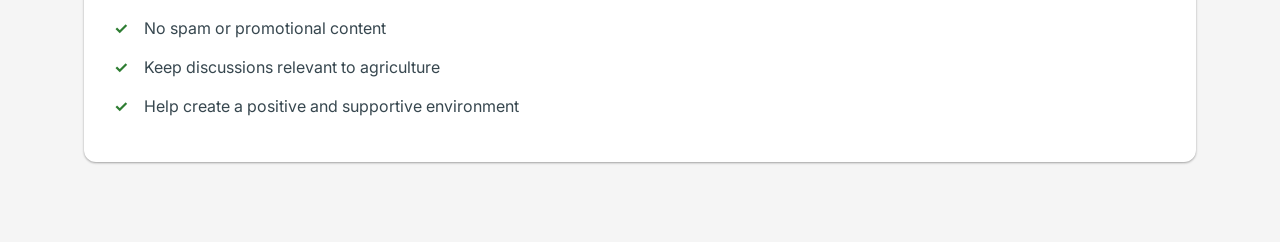
<file: community.html>
<!DOCTYPE html>
<html lang="en">

<head>
    <meta charset="UTF-8">
    <meta name="viewport" content="width=device-width, initial-scale=1.0">
    <title>CropShield AI | Community Hub</title>
    <link rel="stylesheet" href="https://cdnjs.cloudflare.com/ajax/libs/font-awesome/6.0.0-beta3/css/all.min.css">
    <link href="https://fonts.googleapis.com/css2?family=Inter:wght@300;400;500;600;700&display=swap" rel="stylesheet">
    <style>
        :root {
            --primary: #2e7d32;
            --primary-dark: #1b5e20;
            --primary-light: #81c784;
            --secondary: #ff9800;
            --accent: #ff5722;
            --dark: #263238;
            --dark-light: #37474f;
            --light: #f5f5f5;
            --white: #ffffff;
            --transition: all 0.3s cubic-bezier(0.25, 0.8, 0.25, 1);
            --shadow: 0 1px 3px rgba(0, 0, 0, 0.12), 0 1px 2px rgba(0, 0, 0, 0.24);
            --shadow-hover: 0 14px 28px rgba(0, 0, 0, 0.12), 0 10px 10px rgba(0, 0, 0, 0.10);
            --radius: 12px;
        }

        * {
            margin: 0;
            padding: 0;
            box-sizing: border-box;
            font-family: 'Inter', -apple-system, BlinkMacSystemFont, 'Segoe UI', Roboto, Oxygen, Ubuntu, Cantarell, sans-serif;
        }

        body {
            background-color: var(--white);
            color: var(--dark);
            line-height: 1.7;
            overflow-x: hidden;
            scroll-behavior: smooth;
        }

        .container {
            width: 90%;
            max-width: 1400px;
            margin: 0 auto;
            padding: 0 20px;
        }

        section {
            padding: 80px 0;
            position: relative;
        }

        h1,
        h2,
        h3,
        h4 {
            line-height: 1.2;
            margin-bottom: 25px;
            font-weight: 700;
        }

        h1 {
            font-size: clamp(2.5rem, 5vw, 4rem);
            font-weight: 800;
        }

        h2 {
            font-size: clamp(2rem, 4vw, 3rem);
            color: var(--primary-dark);
            position: relative;
            display: inline-block;
        }

        h2:after {
            content: '';
            position: absolute;
            bottom: -10px;
            left: 0;
            width: 60px;
            height: 4px;
            background-color: var(--secondary);
            border-radius: 2px;
        }

        h3 {
            font-size: clamp(1.5rem, 3vw, 2rem);
            margin-bottom: 15px;
        }

        p {
            margin-bottom: 20px;
            font-size: 1.1rem;
            color: var(--dark-light);
        }

        a {
            text-decoration: none;
            color: inherit;
            transition: var(--transition);
        }

        .btn {
            display: inline-flex;
            align-items: center;
            justify-content: center;
            padding: 14px 32px;
            background-color: var(--primary);
            color: var(--white);
            border: none;
            border-radius: 50px;
            font-size: 1rem;
            font-weight: 600;
            cursor: pointer;
            transition: var(--transition);
            text-transform: uppercase;
            letter-spacing: 0.5px;
            box-shadow: var(--shadow);
            gap: 8px;
        }

        .btn:hover {
            background-color: var(--primary-dark);
            transform: translateY(-3px);
            box-shadow: var(--shadow-hover);
        }

        .btn-secondary {
            background-color: var(--secondary);
        }

        .btn-secondary:hover {
            background-color: #e65100;
        }

        .btn-outline {
            background-color: transparent;
            border: 2px solid var(--primary);
            color: var(--primary);
        }

        .btn-outline:hover {
            background-color: var(--primary);
            color: var(--white);
        }

        .text-center {
            text-align: center;
        }

        .text-center h2:after {
            left: 50%;
            transform: translateX(-50%);
        }

        .section-intro {
            max-width: 700px;
            margin: 0 auto 50px;
            text-align: center;
        }

        /* Header & Navigation */
        header {
            position: fixed;
            top: 0;
            left: 0;
            width: 100%;
            z-index: 1000;
            padding: 20px 0;
            transition: var(--transition);
            background-color: rgba(255, 255, 255, 0.98);
            box-shadow: 0 2px 10px rgba(0, 0, 0, 0.05);
        }

        header.scrolled {
            padding: 15px 0;
            box-shadow: 0 5px 20px rgba(0, 0, 0, 0.1);
        }

        nav {
            display: flex;
            justify-content: space-between;
            align-items: center;
        }

        .logo {
            font-size: 1.8rem;
            font-weight: 800;
            color: var(--primary);
            display: flex;
            align-items: center;
            gap: 8px;
        }

        .logo span {
            color: var(--secondary);
        }

        .logo img {
            height: 40px;
        }

        .nav-links {
            display: flex;
            list-style: none;
            gap: 30px;
        }

        .nav-links a {
            font-weight: 600;
            font-size: 1.1rem;
            color: var(--dark);
            position: relative;
            padding: 5px 0;
        }

        .nav-links a:hover {
            color: var(--primary);
        }

        .nav-links a::after {
            content: '';
            position: absolute;
            bottom: 0;
            left: 0;
            width: 0;
            height: 2px;
            background-color: var(--primary);
            transition: var(--transition);
        }

        .nav-links a:hover::after {
            width: 100%;
        }

        .nav-cta {
            margin-left: 40px;
        }

        .hamburger {
            display: none;
            cursor: pointer;
            flex-direction: column;
            gap: 5px;
            z-index: 1001;
        }

        .hamburger span {
            display: block;
            width: 25px;
            height: 3px;
            background-color: var(--dark);
            border-radius: 3px;
            transition: var(--transition);
        }

        .hamburger.active span:nth-child(1) {
            transform: rotate(45deg) translate(5px, 5px);
        }

        .hamburger.active span:nth-child(2) {
            opacity: 0;
        }

        .hamburger.active span:nth-child(3) {
            transform: rotate(-45deg) translate(5px, -5px);
        }

        /* Community Hero Section */
        .community-hero {
            padding-top: 150px;
            padding-bottom: 80px;
            background: linear-gradient(135deg, rgba(46, 125, 50, 0.05) 0%, rgba(255, 255, 255, 1) 100%);
        }

        /* Community Features */
        .community-features {
            background-color: var(--white);
        }

        .features-grid {
            display: grid;
            grid-template-columns: repeat(auto-fit, minmax(300px, 1fr));
            gap: 30px;
            margin-top: 50px;
        }

        .feature-card {
            background-color: var(--white);
            border-radius: var(--radius);
            padding: 40px 30px;
            box-shadow: var(--shadow);
            transition: var(--transition);
            text-align: center;
            position: relative;
            overflow: hidden;
        }

        .feature-card:hover {
            transform: translateY(-10px);
            box-shadow: var(--shadow-hover);
        }

        .feature-card::before {
            content: '';
            position: absolute;
            top: 0;
            left: 0;
            width: 100%;
            height: 5px;
            background-color: var(--primary);
        }

        .feature-icon {
            width: 80px;
            height: 80px;
            background-color: rgba(46, 125, 50, 0.1);
            border-radius: 50%;
            display: flex;
            align-items: center;
            justify-content: center;
            margin: 0 auto 25px;
            font-size: 2rem;
            color: var(--primary);
        }

        /* Chat Container */
        .chat-section {
            background-color: var(--light);
            padding: 80px 0;
        }

        .chat-container {
            display: grid;
            grid-template-columns: 1fr 2fr;
            gap: 30px;
            max-width: 1200px;
            margin: 0 auto;
            background: var(--white);
            border-radius: var(--radius);
            overflow: hidden;
            box-shadow: var(--shadow-hover);
        }

        @media (max-width: 992px) {
            .chat-container {
                grid-template-columns: 1fr;
            }
        }

        .sidebar {
            background: var(--primary-light);
            padding: 30px;
            color: var(--primary-dark);
        }

        .user-profile {
            background: var(--white);
            border-radius: var(--radius);
            padding: 25px;
            margin-bottom: 30px;
            box-shadow: var(--shadow);
        }

        .profile-form h3 {
            margin-bottom: 20px;
            color: var(--primary);
        }

        .profile-form input,
        .profile-form select {
            width: 100%;
            padding: 12px 15px;
            margin-bottom: 15px;
            border: 1px solid #ddd;
            border-radius: 8px;
            font-size: 1rem;
            transition: var(--transition);
        }

        .profile-form input:focus,
        .profile-form select:focus {
            outline: none;
            border-color: var(--primary);
            box-shadow: 0 0 0 3px rgba(46, 125, 50, 0.1);
        }

        .online-users {
            background: var(--white);
            border-radius: var(--radius);
            padding: 25px;
            box-shadow: var(--shadow);
        }

        .online-users h3 {
            margin-bottom: 20px;
            color: var(--primary);
            display: flex;
            justify-content: space-between;
            align-items: center;
        }

        .user-item {
            display: flex;
            align-items: center;
            padding: 12px 0;
            border-bottom: 1px solid #eee;
        }

        .user-item:last-child {
            border-bottom: none;
        }

        .user-avatar {
            width: 40px;
            height: 40px;
            border-radius: 50%;
            background: var(--primary-light);
            display: flex;
            align-items: center;
            justify-content: center;
            margin-right: 15px;
            color: var(--primary-dark);
            font-weight: bold;
            flex-shrink: 0;
        }

        .user-info {
            flex-grow: 1;
        }

        .user-name {
            font-weight: 600;
            margin-bottom: 4px;
        }

        .user-role {
            font-size: 0.8rem;
            color: var(--dark-light);
        }

        .status-indicator {
            display: inline-block;
            width: 10px;
            height: 10px;
            border-radius: 50%;
            margin-left: 10px;
        }

        .status-online {
            background-color: #4CAF50;
        }

        .status-offline {
            background-color: #f44336;
        }

        .chat-main {
            display: flex;
            flex-direction: column;
            height: 600px;
        }

        .chat-messages {
            flex-grow: 1;
            padding: 25px;
            overflow-y: auto;
            background: #fafafa;
        }

        .message {
            margin-bottom: 20px;
            padding: 15px 20px;
            border-radius: 18px;
            max-width: 80%;
            word-wrap: break-word;
            position: relative;
            animation: fadeIn 0.3s ease;
        }

        @keyframes fadeIn {
            from {
                opacity: 0;
                transform: translateY(10px);
            }

            to {
                opacity: 1;
                transform: translateY(0);
            }
        }

        .message.user {
            background: var(--primary-light);
            margin-left: auto;
            border-bottom-right-radius: 5px;
        }

        .message.other {
            background: #e5e5ea;
            border-bottom-left-radius: 5px;
        }

        .message.system {
            background: #fff4e5;
            margin: 0 auto;
            text-align: center;
            border-radius: 8px;
            max-width: 90%;
        }

        .message-sender {
            font-weight: bold;
            font-size: 0.9rem;
            margin-bottom: 8px;
            color: var(--dark);
            display: flex;
            align-items: center;
            gap: 8px;
        }

        .sender-role {
            font-size: 0.7rem;
            background: rgba(0, 0, 0, 0.1);
            padding: 2px 8px;
            border-radius: 10px;
        }

        .message-text {
            margin-bottom: 8px;
            line-height: 1.5;
        }

        .message-time {
            font-size: 0.7rem;
            text-align: right;
            color: #777;
        }

        .typing-indicator {
            height: 20px;
            padding: 0 25px;
            font-style: italic;
            color: var(--dark-light);
            font-size: 0.9rem;
            display: flex;
            align-items: center;
        }

        .typing-dots {
            display: inline-flex;
            margin-left: 8px;
        }

        .typing-dots span {
            width: 6px;
            height: 6px;
            border-radius: 50%;
            background-color: var(--dark-light);
            margin: 0 2px;
            animation: typing 1.4s infinite ease-in-out;
        }

        .typing-dots span:nth-child(1) {
            animation-delay: 0s;
        }

        .typing-dots span:nth-child(2) {
            animation-delay: 0.2s;
        }

        .typing-dots span:nth-child(3) {
            animation-delay: 0.4s;
        }

        @keyframes typing {

            0%,
            60%,
            100% {
                transform: translateY(0);
            }

            30% {
                transform: translateY(-5px);
            }
        }

        .chat-input {
            display: flex;
            padding: 20px;
            border-top: 1px solid #eee;
            background: var(--white);
        }

        .chat-input input {
            flex: 1;
            padding: 15px 20px;
            border: 1px solid #ddd;
            border-radius: 30px;
            outline: none;
            font-size: 1rem;
            transition: var(--transition);
        }

        .chat-input input:focus {
            border-color: var(--primary);
            box-shadow: 0 0 0 3px rgba(46, 125, 50, 0.1);
        }

        .chat-input button {
            margin-left: 15px;
            width: 50px;
            height: 50px;
            background: var(--primary);
            color: white;
            border: none;
            border-radius: 50%;
            cursor: pointer;
            font-size: 1.2rem;
            transition: var(--transition);
            flex-shrink: 0;
        }

        .chat-input button:hover {
            background: var(--primary-dark);
            transform: scale(1.05);
        }

        .community-guidelines {
            background: var(--white);
            border-radius: var(--radius);
            padding: 30px;
            margin-top: 40px;
            box-shadow: var(--shadow);
        }

        .community-guidelines h3 {
            margin-bottom: 20px;
            color: var(--primary);
            display: flex;
            align-items: center;
            gap: 12px;
        }

        .community-guidelines h3 i {
            color: var(--secondary);
        }

        .community-guidelines ul {
            list-style: none;
        }

        .community-guidelines li {
            margin-bottom: 12px;
            padding-left: 30px;
            position: relative;
            color: var(--dark-light);
        }

        .community-guidelines li:before {
            content: '✓';
            position: absolute;
            left: 0;
            color: var(--primary);
            font-weight: bold;
        }

        /* Responsive Design */
        @media (max-width: 768px) {
            .nav-links {
                position: fixed;
                top: 0;
                left: -100%;
                width: 80%;
                max-width: 300px;
                height: 100vh;
                background-color: var(--white);
                flex-direction: column;
                align-items: flex-start;
                justify-content: flex-start;
                padding: 100px 40px 40px;
                box-shadow: 10px 0 30px rgba(0, 0, 0, 0.1);
                transition: var(--transition);
            }

            .nav-links.active {
                left: 0;
            }

            .hamburger {
                display: flex;
            }

            .message {
                max-width: 90%;
            }
        }

        @media (max-width: 576px) {
            .community-hero {
                padding-top: 120px;
                padding-bottom: 60px;
            }

            .chat-container {
                border-radius: 0;
            }

            .sidebar {
                padding: 20px;
            }
        }
    </style>
</head>

<body>
    <!-- Header & Navigation -->
    <header id="header">
        <div class="container">
            <nav>
                <a href="index.html" class="logo">
                    <img src="assets/images/logo.png" alt="CropShield AI Logo">Crop<span>Shield</span>AI
                </a>
                <ul class="nav-links">
                    <li><a href="index.html">Home</a></li>
                    <li><a href="analyze.html">Analyze</a></li>
                    <li><a href="community.html" class="active">Community</a></li>
                    <li><a href="about.html">About</a></li>
                    <li><a href="contact.html">Contact us</a></li>
                </ul>
                <div class="hamburger">
                    <span></span>
                    <span></span>
                    <span></span>
                </div>
            </nav>
        </div>
    </header>

    <!-- Community Hero Section -->
    <section class="community-hero">
        <div class="container">
            <div class="section-intro">
                <h1>Community Hub</h1>
                <p>Connect with farmers worldwide, share experiences, and get real-time advice from agricultural
                    experts.</p>
                <a href="#community-chat" class="btn">Join Conversation</a>
            </div>
        </div>
    </section>

    <!-- Community Chat Section -->
    <section id="community-chat" class="chat-section">
        <div class="container">
            <div class="section-intro">
                <h2>Real-Time Community Chat</h2>
                <p>Join the conversation with farmers, agronomists, and agricultural experts from around the world.</p>
            </div>

            <div class="chat-container">
                <div class="sidebar">
                    <div class="user-profile">
                        <div class="profile-form">
                            <h3>Join the Community</h3>
                            <input type="text" id="username" placeholder="Your Name" maxlength="20">
                            <select id="userRole">
                                <option value="Farmer">Farmer</option>
                                <option value="Agronomist">Agronomist</option>
                                <option value="Researcher">Researcher</option>
                                <option value="Student">Student</option>
                                <option value="Other">Other</option>
                            </select>
                            <select id="userCrop">
                                <option value="Wheat">Wheat</option>
                                <option value="Rice">Rice</option>
                                <option value="Corn">Corn</option>
                                <option value="Vegetables">Vegetables</option>
                                <option value="Fruits">Fruits</option>
                                <option value="Other">Other Crops</option>
                            </select>
                            <button id="joinBtn" class="btn">Join Chat</button>
                        </div>
                    </div>

                    <div class="online-users">
                        <h3>Online Farmers <span id="usersCount">(0)</span></h3>
                        <div id="usersList">
                            <!-- Users will be added here dynamically -->
                        </div>
                    </div>
                </div>

                <div class="chat-main">
                    <div class="chat-messages" id="chatMessages">
                        <div class="message system">
                            <div class="message-text">Welcome to CropShield AI Community! Connect with farmers worldwide
                                in real-time.</div>
                            <div class="message-time" id="currentTime"></div>
                        </div>
                    </div>

                    <div class="typing-indicator" id="typingIndicator"></div>

                    <div class="chat-input">
                        <input type="text" id="messageInput" placeholder="Type your message here..." disabled>
                        <button id="sendBtn" disabled><i class="fas fa-paper-plane"></i></button>
                    </div>
                </div>
            </div>

            <div class="community-guidelines">
                <h3><i class="fas fa-info-circle"></i> Community Guidelines</h3>
                <ul>
                    <li>Be respectful to all community members</li>
                    <li>Share your farming experiences and knowledge</li>
                    <li>No spam or promotional content</li>
                    <li>Keep discussions relevant to agriculture</li>
                    <li>Help create a positive and supportive environment</li>
                </ul>
            </div>
        </div>
    </section>

    <script>
        document.addEventListener('DOMContentLoaded', function () {
            // Set current time
            const now = new Date();
            document.getElementById('currentTime').textContent = now.toLocaleTimeString();

            // DOM elements
            const usernameInput = document.getElementById('username');
            const userRoleSelect = document.getElementById('userRole');
            const userCropSelect = document.getElementById('userCrop');
            const joinBtn = document.getElementById('joinBtn');
            const messageInput = document.getElementById('messageInput');
            const sendBtn = document.getElementById('sendBtn');
            const chatMessages = document.getElementById('chatMessages');
            const usersList = document.getElementById('usersList');
            const onlineCount = document.getElementById('usersCount');
            const typingIndicator = document.getElementById('typingIndicator');

            let currentUser = null;
            let typingTimer = null;

            // Sample messages for demonstration
            const sampleMessages = [
                {
                    username: "AI",
                    role: "Assistant",
                    message: "Hello! I'm here to help with farming questions. What would you like to discuss today?",
                    timestamp: new Date().toLocaleTimeString(),
                    type: "other"
                },
                {
                    username: "AI",
                    role: "Wheat expert",
                    message: "Has anyone tried the new organic pest control method?",
                    timestamp: new Date().toLocaleTimeString(),
                    type: "other"
                },
                {
                    username: "",
                    role: "Expert Vegetable",
                    message: "Yes, I've been using it for 2 months with great results!",
                    timestamp: new Date().toLocaleTimeString(),
                    type: "other"
                }
            ];

            // Load sample messages
            sampleMessages.forEach(msg => {
                addMessage(msg.username, msg.role, msg.message, msg.timestamp, msg.type === "user");
            });

            // Join chat functionality
            joinBtn.addEventListener('click', joinChat);

            function joinChat() {
                const username = usernameInput.value.trim();
                const role = userRoleSelect.value;
                const crop = userCropSelect.value;

                if (username) {
                    currentUser = {
                        username: username,
                        role: role,
                        crop: crop
                    };

                    // Update UI
                    document.querySelector('.profile-form').innerHTML = `
                        <div class="user-info">
                            <h3>Welcome, ${username}!</h3>
                            <p>${role} • ${crop}</p>
                            <button id="leaveBtn" class="btn" style="background: #f44336; margin-top: 15px;">Leave Chat</button>
                        </div>
                    `;

                    document.getElementById('leaveBtn').addEventListener('click', leaveChat);

                    // Add user to online list
                    addUserToOnlineList(currentUser);

                    // Enable messaging
                    messageInput.disabled = false;
                    sendBtn.disabled = false;
                    messageInput.focus();

                    // Add join message
                    addSystemMessage(`${username} joined the chat`, new Date().toLocaleTimeString());
                }
            }

            function leaveChat() {
                if (currentUser) {
                    // Add leave message
                    addSystemMessage(`${currentUser.username} left the chat`, new Date().toLocaleTimeString());

                    // Remove user from online list
                    const userElements = document.querySelectorAll('.user-item');
                    userElements.forEach(userEl => {
                        if (userEl.querySelector('.user-name').textContent === currentUser.username) {
                            userEl.remove();
                        }
                    });

                    // Reset UI
                    document.querySelector('.profile-form').innerHTML = `
                        <h3>Join the Community</h3>
                        <input type="text" id="username" placeholder="Your Name" maxlength="20">
                        <select id="userRole">
                            <option value="Farmer">Farmer</option>
                            <option value="Agronomist">Agronomist</option>
                            <option value="Researcher">Researcher</option>
                            <option value="Student">Student</option>
                            <option value="Other">Other</option>
                        </select>
                        <select id="userCrop">
                            <option value="Wheat">Wheat</option>
                            <option value="Rice">Rice</option>
                            <option value="Corn">Corn</option>
                            <option value="Vegetables">Vegetables</option>
                            <option value="Fruits">Fruits</option>
                            <option value="Other">Other Crops</option>
                        </select>
                        <button id="joinBtn" class="btn">Join Chat</button>
                    `;

                    // Reattach event listeners
                    document.getElementById('joinBtn').addEventListener('click', joinChat);

                    // Disable messaging
                    messageInput.disabled = true;
                    sendBtn.disabled = true;
                    messageInput.value = '';

                    currentUser = null;
                }
            }

            // Send message functionality
            sendBtn.addEventListener('click', sendMessage);
            messageInput.addEventListener('keypress', function (e) {
                if (e.key === 'Enter') {
                    sendMessage();
                }
            });

            function sendMessage() {
                const message = messageInput.value.trim();
                if (message && currentUser) {
                    const timestamp = new Date().toLocaleTimeString();

                    // Add message to UI
                    addMessage(currentUser.username, currentUser.role, message, timestamp, true);

                    // Simulate response after a delay
                    setTimeout(() => {
                        const responses = [
                            "That's interesting! Can you share more details?",
                            "I've had a similar experience with my crops.",
                            "Thanks for sharing this information!",
                            "Has anyone else tried this method?",
                            "I'll definitely give this a try on my farm.",
                            "What variety are you growing?",
                            "How has the weather been in your region?",
                            "Have you considered using organic alternatives?",
                            "What's your irrigation method?"
                        ];
                        const randomResponse = responses[Math.floor(Math.random() * responses.length)];

                        const botTimestamp = new Date().toLocaleTimeString();
                        addMessage("Agricultural Bot", "Assistant", randomResponse, botTimestamp, false);
                    }, 1000 + Math.random() * 2000);

                    // Clear input
                    messageInput.value = '';

                    // Clear typing indicator
                    clearTimeout(typingTimer);
                    typingIndicator.textContent = '';
                }
            }

            // Typing indicator functionality
            messageInput.addEventListener('input', function () {
                if (currentUser) {
                    // Show typing indicator
                    typingIndicator.innerHTML = `${currentUser.username} is typing<span class="typing-dots"><span></span><span></span><span></span></span>`;

                    // Clear previous timer
                    clearTimeout(typingTimer);

                    // Set timer to stop typing indicator after 1 second
                    typingTimer = setTimeout(() => {
                        typingIndicator.textContent = '';
                    }, 1000);
                }
            });

            // Helper functions

            function addMessage(username, role, message, timestamp, isCurrentUser = false) {
                const messageDiv = document.createElement('div');
                messageDiv.className = `message ${isCurrentUser ? 'user' : 'other'}`;

                messageDiv.innerHTML = `
                    <div class="message-sender">
                        ${username}
                        <span class="sender-role">${role}</span>
                    </div>
                    <div class="message-text">${message}</div>
                    <div class="message-time">${timestamp}</div>
                `;

                chatMessages.appendChild(messageDiv);
                chatMessages.scrollTop = chatMessages.scrollHeight;
            }

            function addSystemMessage(message, timestamp) {
                const messageDiv = document.createElement('div');
                messageDiv.className = 'message system';

                messageDiv.innerHTML = `
                    <div class="message-text">${message}</div>
                    <div class="message-time">${timestamp}</div>
                `;

                chatMessages.appendChild(messageDiv);
                chatMessages.scrollTop = chatMessages.scrollHeight;
            }

            function addUserToOnlineList(user) {
                const userItem = document.createElement('div');
                userItem.className = 'user-item';

                userItem.innerHTML = `
                    <div class="user-avatar">${user.username.charAt(0).toUpperCase()}</div>
                    <div class="user-info">
                        <div class="user-name">${user.username}</div>
                        <div class="user-role">${user.role} • ${user.crop}</div>
                    </div>
                    <span class="status-indicator status-online"></span>
                `;

                usersList.appendChild(userItem);

                // Update online count
                const userCount = usersList.children.length;
                onlineCount.textContent = `(${userCount})`;
            }

            // Header scroll effect
            window.addEventListener('scroll', function () {
                const header = document.getElementById('header');
                if (window.scrollY > 50) {
                    header.classList.add('scrolled');
                } else {
                    header.classList.remove('scrolled');
                }
            });

            // Hamburger menu functionality
            const hamburger = document.querySelector('.hamburger');
            const navLinks = document.querySelector('.nav-links');

            if (hamburger) {
                hamburger.addEventListener('click', function () {
                    this.classList.toggle('active');
                    navLinks.classList.toggle('active');
                });
            }
        });
    </script>
</body>

</html>
</file>
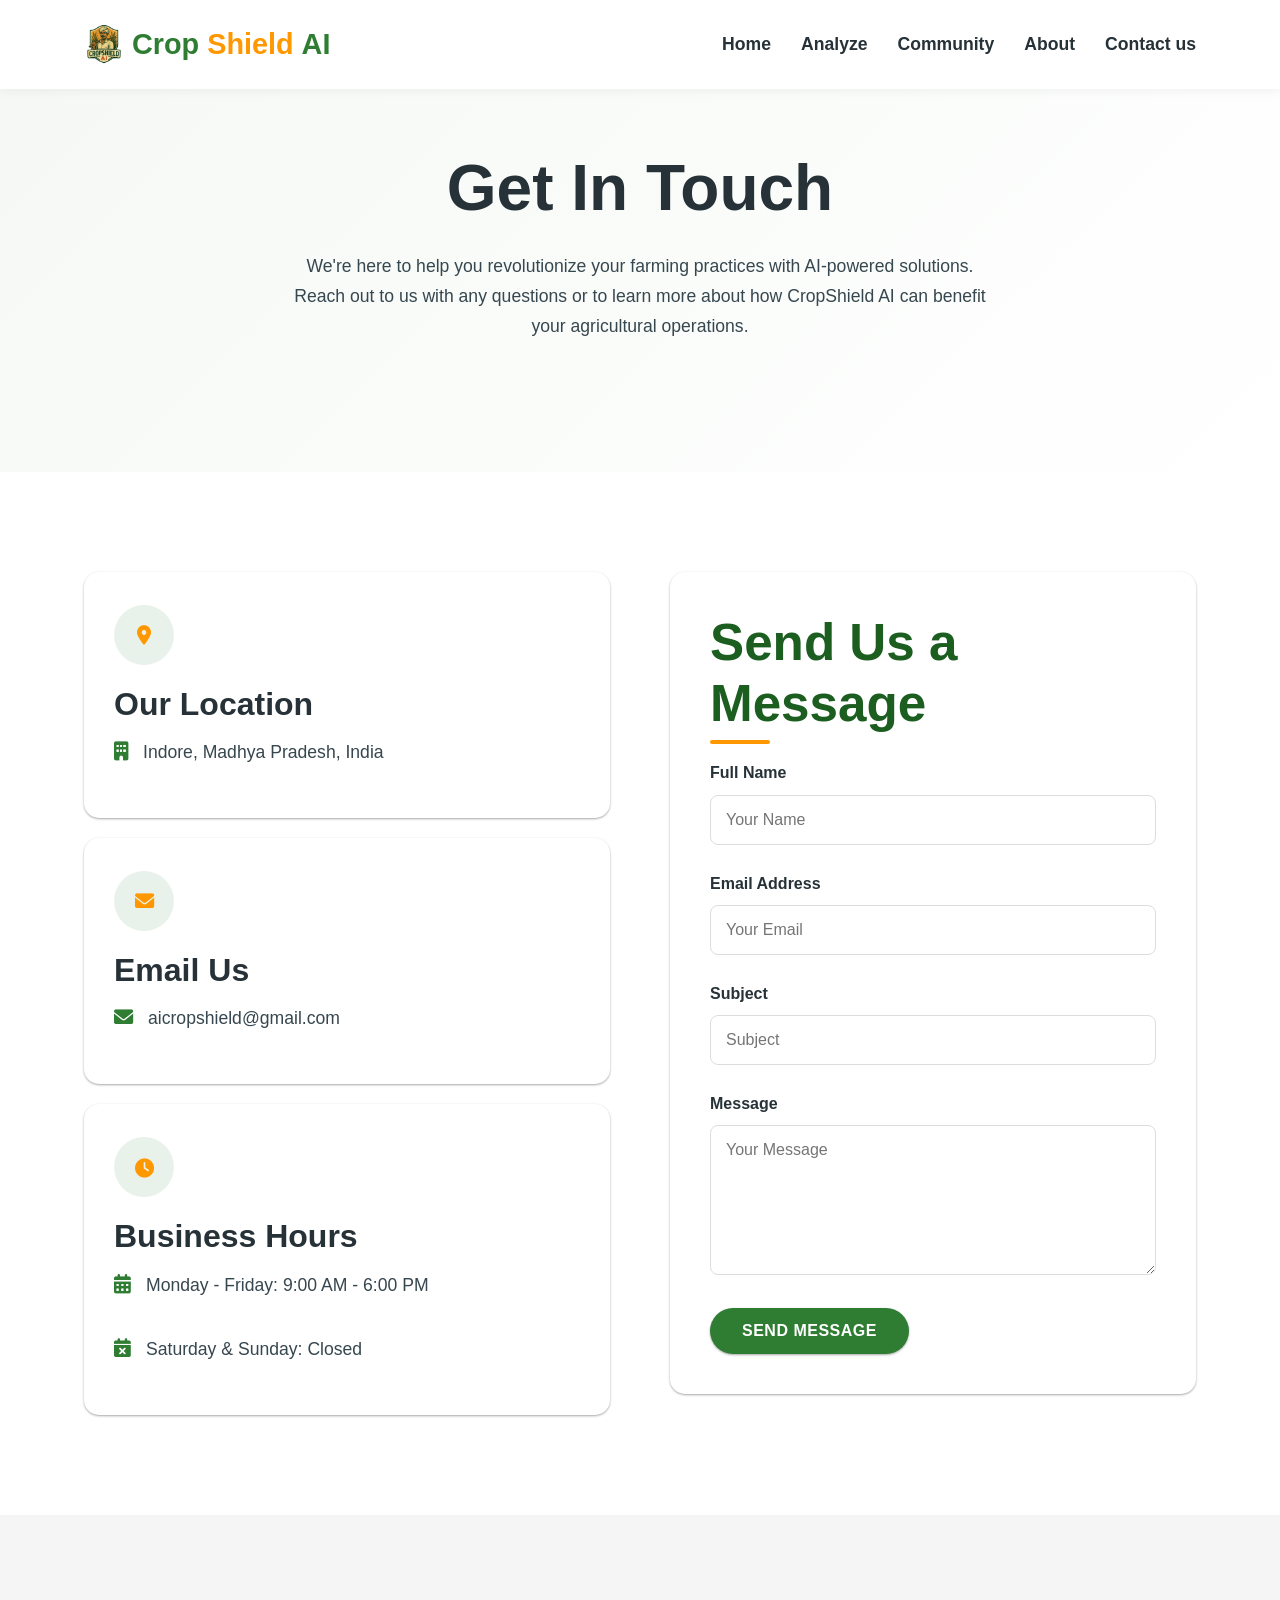
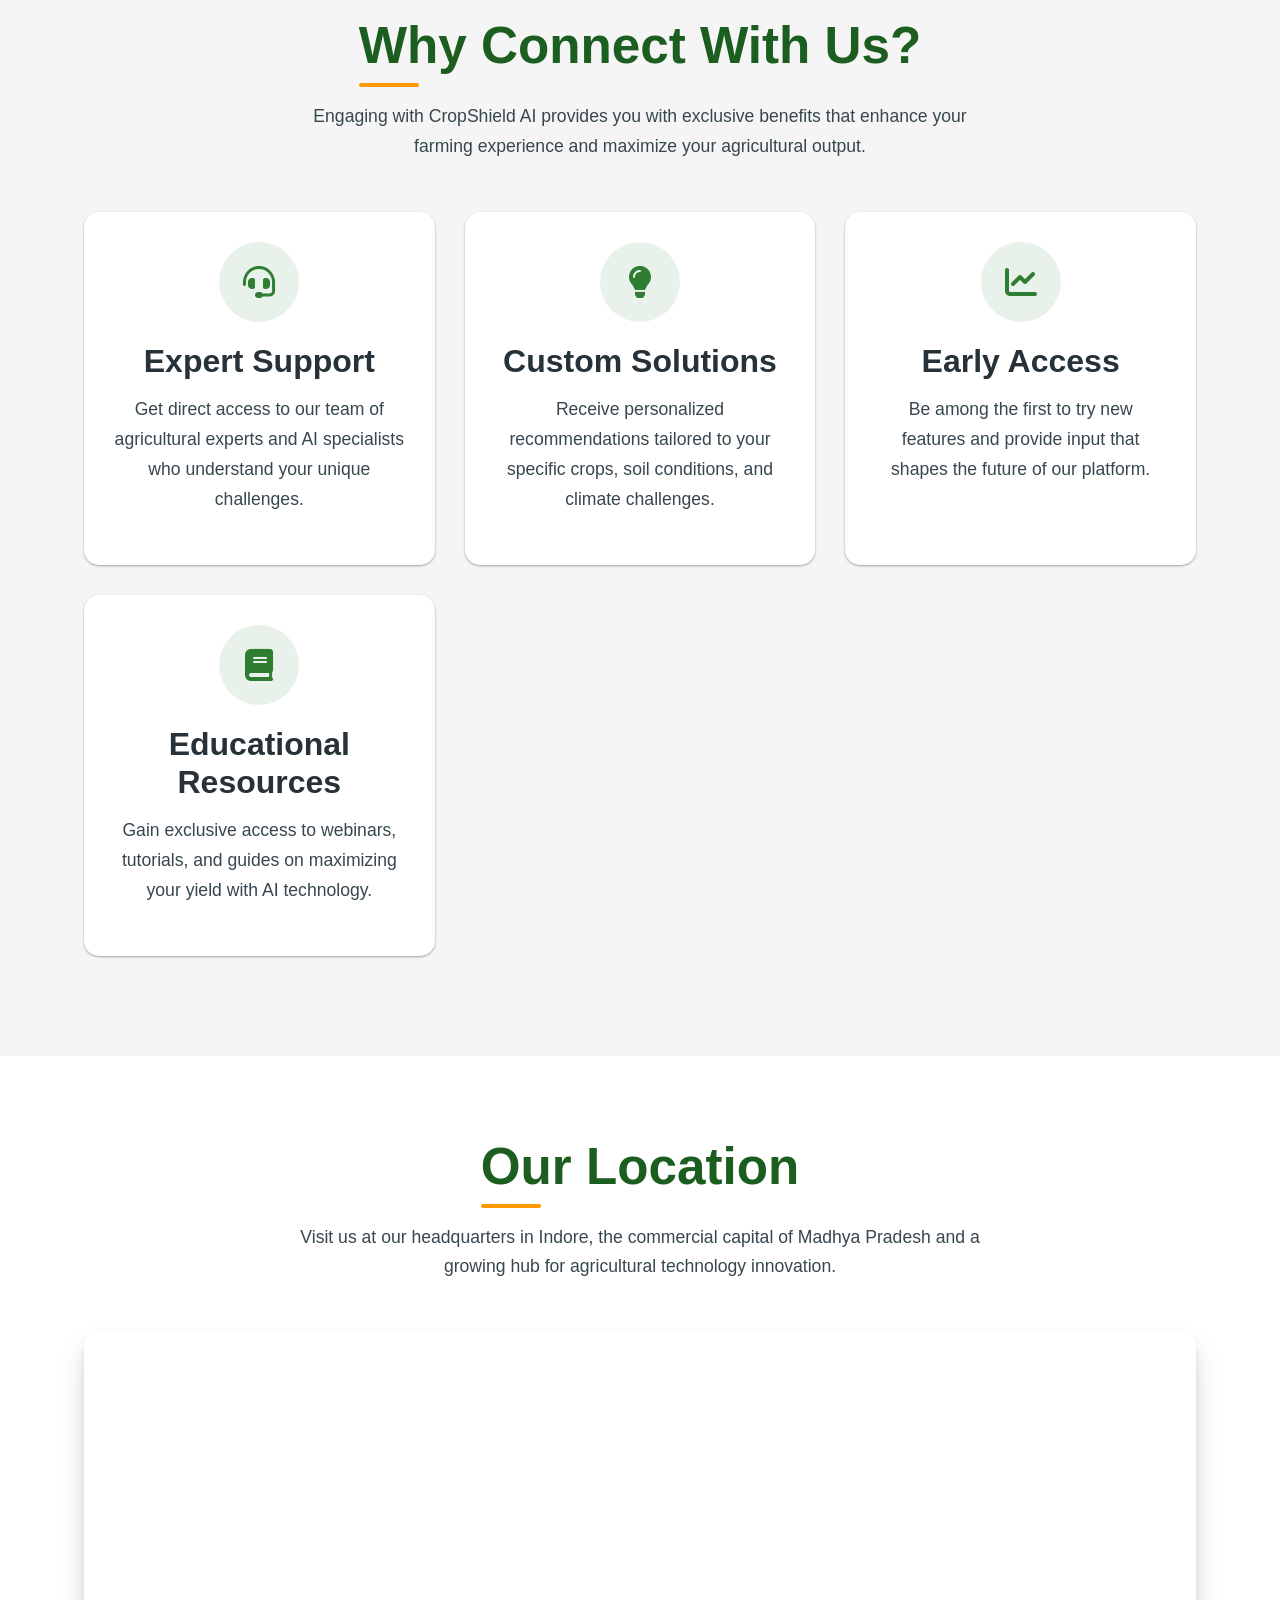
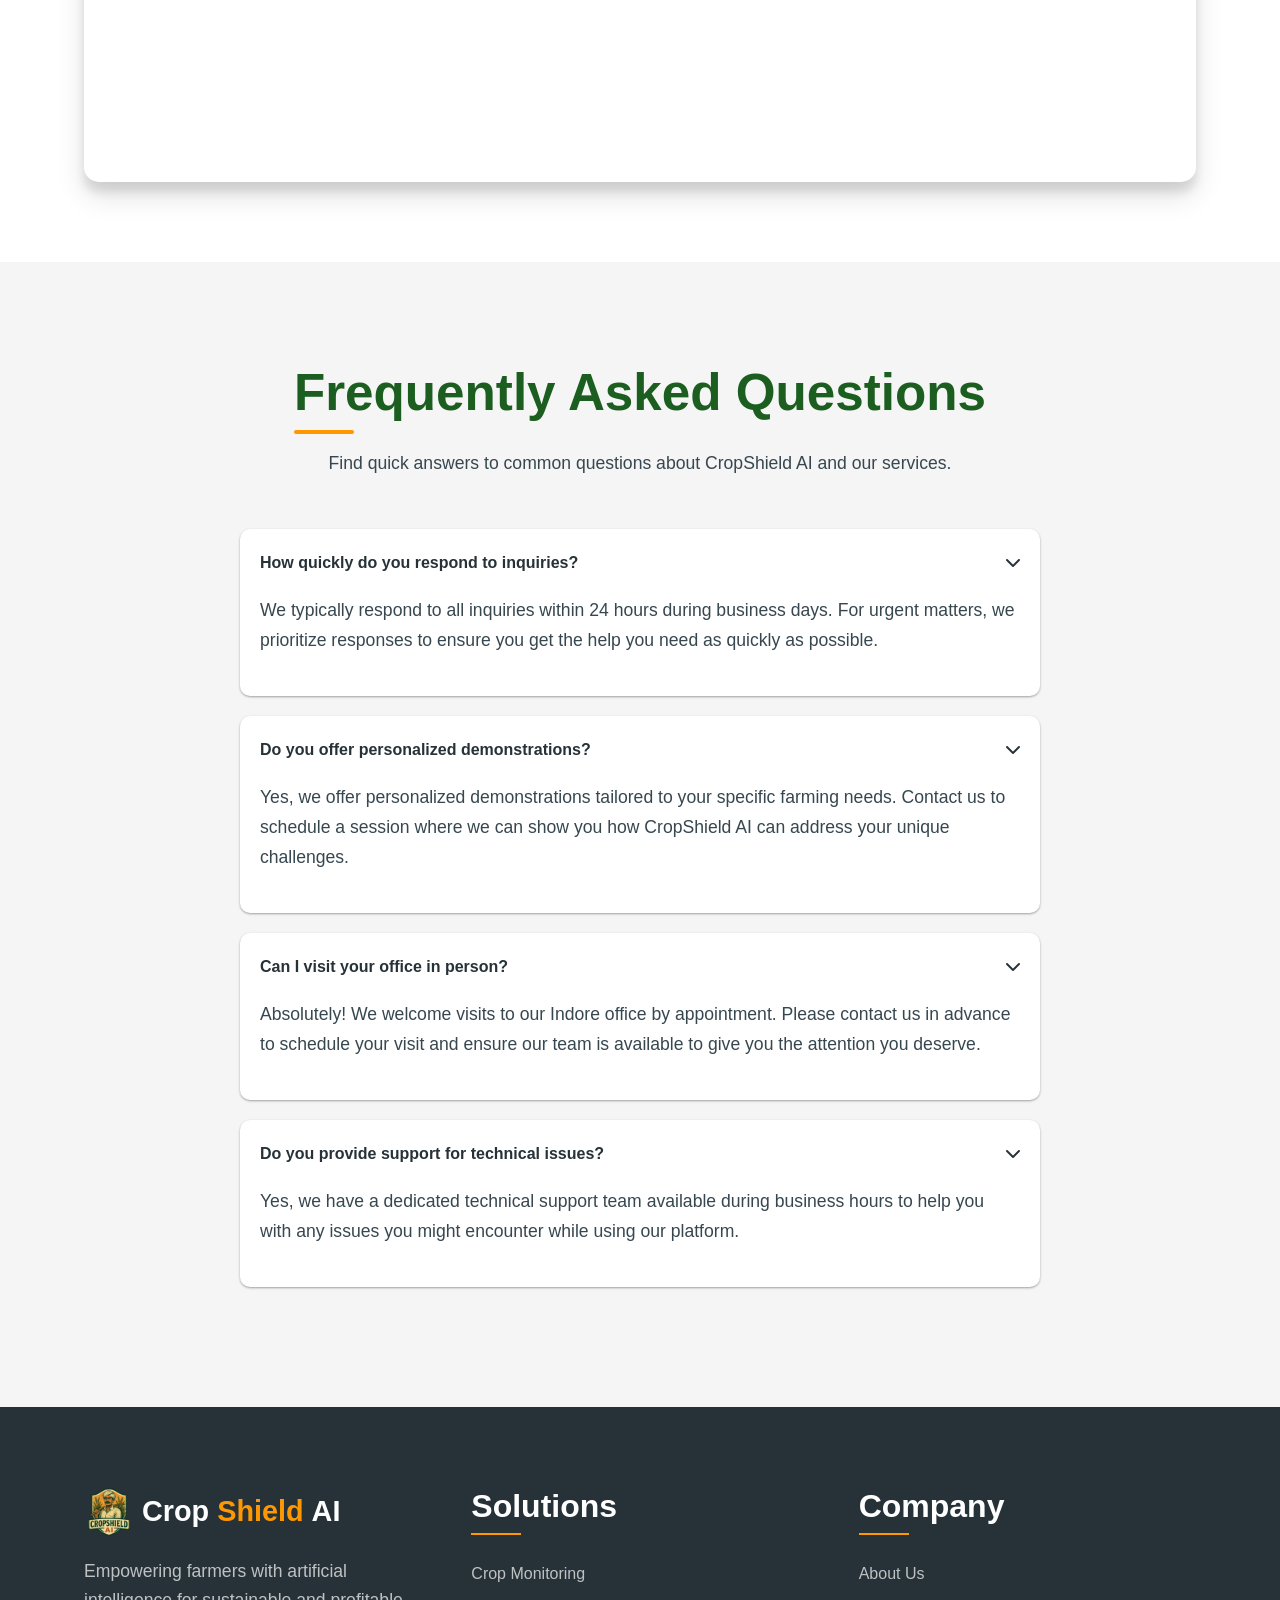
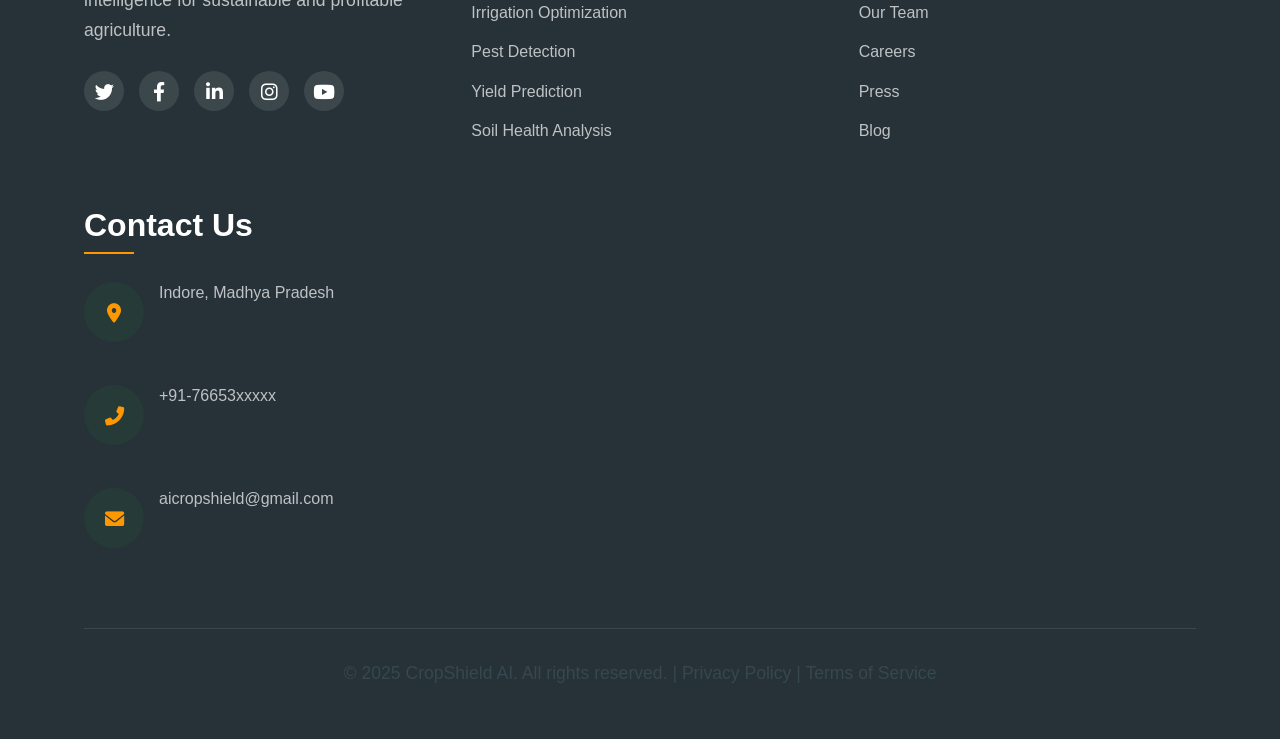
<file: contact.html>
<!DOCTYPE html>
<html lang="en">

<head>
    <meta charset="UTF-8">
    <meta name="viewport" content="width=device-width, initial-scale=1.0">
    <title>CropShield AI | Contact Us</title>
    <link rel="stylesheet" href="https://cdnjs.cloudflare.com/ajax/libs/font-awesome/6.0.0-beta3/css/all.min.css">
    <link rel="icon" href="assets/images/logo.png" type="png">
    <link rel="stylesheet" href="assets/css/contact.css">
</head>

<body>
    <!-- Header & Navigation -->
    <header id="header">
        <div class="container">
            <nav>
                <a href="index.html" class="logo">
                    <img src="assets/images/logo.png" alt="CropShield AI Logo">Crop<span>Shield</span>AI
                </a>
                <ul class="nav-links">
                    <li><a href="index.html">Home</a></li>
                    <li><a href="analyze.html">Analyze</a></li>
                    <li><a href="community.html">Community</a></li>
                    <li><a href="about.html">About</a></li>
                    <li><a href="contact.html" class="active">Contact us</a></li>
                </ul>
                <div class="hamburger">
                    <span></span>
                    <span></span>
                    <span></span>
                </div>
            </nav>
        </div>
    </header>

    <!-- Contact Hero Section -->
    <section class="contact-hero">
        <div class="container">
            <div class="section-intro">
                <h1>Get In Touch</h1>
                <p>We're here to help you revolutionize your farming practices with AI-powered solutions. Reach out to
                    us with any questions or to learn more about how CropShield AI can benefit your agricultural
                    operations.</p>
            </div>
        </div>
    </section>

    <!-- Contact Section -->
    <section id="contact">
        <div class="container">
            <div class="contact-container">
                <div class="contact-info">
                    <div class="contact-card">
                        <div class="contact-icon">
                            <i class="fas fa-map-marker-alt"></i>
                        </div>
                        <h3>Our Location</h3>
                        <div class="contact-details">
                            <div class="contact-detail">
                                <i class="fas fa-building"></i>
                                <p>Indore, Madhya Pradesh, India</p>
                            </div>
                        </div>
                    </div>

                    <div class="contact-card">
                        <div class="contact-icon">
                            <i class="fas fa-envelope"></i>
                        </div>
                        <h3>Email Us</h3>
                        <div class="contact-details">
                            <div class="contact-detail">
                                <i class="fas fa-envelope"></i>
                                <p><a href="mailto:aicropshield@gmail.com">aicropshield@gmail.com</a></p>
                            </div>
                        </div>
                    </div>

                    <div class="contact-card">
                        <div class="contact-icon">
                            <i class="fas fa-clock"></i>
                        </div>
                        <h3>Business Hours</h3>
                        <div class="contact-details">
                            <div class="contact-detail">
                                <i class="fas fa-calendar-alt"></i>
                                <p>Monday - Friday: 9:00 AM - 6:00 PM</p>
                            </div>
                            <div class="contact-detail">
                                <i class="fas fa-calendar-times"></i>
                                <p>Saturday & Sunday: Closed</p>
                            </div>
                        </div>
                    </div>
                </div>

                <div class="contact-form">
                    <h2>Send Us a Message</h2>
                    <form id="contactForm">
                        <div class="form-group">
                            <label for="name">Full Name</label>
                            <input type="text" id="name" class="form-control" placeholder="Your Name" required>
                        </div>
                        <div class="form-group">
                            <label for="email">Email Address</label>
                            <input type="email" id="email" class="form-control" placeholder="Your Email" required>
                        </div>
                        <div class="form-group">
                            <label for="subject">Subject</label>
                            <input type="text" id="subject" class="form-control" placeholder="Subject" required>
                        </div>
                        <div class="form-group">
                            <label for="message">Message</label>
                            <textarea id="message" class="form-control" placeholder="Your Message" required></textarea>
                        </div>
                        <button type="submit" class="btn">Send Message</button>
                    </form>
                </div>
            </div>
        </div>
    </section>

    <!-- Benefits Section -->
    <section class="benefits-section">
        <div class="container">
            <div class="section-intro">
                <h2>Why Connect With Us?</h2>
                <p>Engaging with CropShield AI provides you with exclusive benefits that enhance your farming experience
                    and maximize your agricultural output.</p>
            </div>

            <div class="benefits-grid">
                <div class="benefit-card">
                    <div class="benefit-icon">
                        <i class="fas fa-headset"></i>
                    </div>
                    <h3>Expert Support</h3>
                    <p>Get direct access to our team of agricultural experts and AI specialists who understand your
                        unique challenges.</p>
                </div>

                <div class="benefit-card">
                    <div class="benefit-icon">
                        <i class="fas fa-lightbulb"></i>
                    </div>
                    <h3>Custom Solutions</h3>
                    <p>Receive personalized recommendations tailored to your specific crops, soil conditions, and
                        climate challenges.</p>
                </div>

                <div class="benefit-card">
                    <div class="benefit-icon">
                        <i class="fas fa-chart-line"></i>
                    </div>
                    <h3>Early Access</h3>
                    <p>Be among the first to try new features and provide input that shapes the future of our platform.
                    </p>
                </div>

                <div class="benefit-card">
                    <div class="benefit-icon">
                        <i class="fas fa-book"></i>
                    </div>
                    <h3>Educational Resources</h3>
                    <p>Gain exclusive access to webinars, tutorials, and guides on maximizing your yield with AI
                        technology.</p>
                </div>
            </div>
        </div>
    </section>

    <!-- Map Section -->
    <section class="map-section">
        <div class="container">
            <div class="section-intro">
                <h2>Our Location</h2>
                <p>Visit us at our headquarters in Indore, the commercial capital of Madhya Pradesh and a growing hub
                    for agricultural technology innovation.</p>
            </div>

            <div class="map-container">
                <iframe
                    src="https://www.google.com/maps/embed?pb=!1m18!1m12!1m3!1d117763.47446964001!2d75.85035194999999!3d22.7239117!2m3!1f0!2f0!3f0!3m2!1i1024!2i768!4f13.1!3m3!1m2!1s0x3962fcad1b410ddb%3A0x96ec4da356240f4!2sIndore%2C%20Madhya%20Pradesh!5e0!3m2!1sen!2sin!4v1690205602545!5m2!1sen!2sin"
                    allowfullscreen="" loading="lazy"></iframe>
            </div>
        </div>
    </section>

    <!-- FAQ Section -->
    <section class="faq-section">
        <div class="container">
            <div class="section-intro">
                <h2>Frequently Asked Questions</h2>
                <p>Find quick answers to common questions about CropShield AI and our services.</p>
            </div>

            <div class="faq-container">
                <div class="faq-item">
                    <div class="faq-question">
                        How quickly do you respond to inquiries? <i class="fas fa-chevron-down"></i>
                    </div>
                    <div class="faq-answer">
                        <p>We typically respond to all inquiries within 24 hours during business days. For urgent
                            matters, we prioritize responses to ensure you get the help you need as quickly as possible.
                        </p>
                    </div>
                </div>

                <div class="faq-item">
                    <div class="faq-question">
                        Do you offer personalized demonstrations? <i class="fas fa-chevron-down"></i>
                    </div>
                    <div class="faq-answer">
                        <p>Yes, we offer personalized demonstrations tailored to your specific farming needs. Contact us
                            to schedule a session where we can show you how CropShield AI can address your unique
                            challenges.</p>
                    </div>
                </div>

                <div class="faq-item">
                    <div class="faq-question">
                        Can I visit your office in person? <i class="fas fa-chevron-down"></i>
                    </div>
                    <div class="faq-answer">
                        <p>Absolutely! We welcome visits to our Indore office by appointment. Please contact us in
                            advance to schedule your visit and ensure our team is available to give you the attention
                            you deserve.</p>
                    </div>
                </div>

                <div class="faq-item">
                    <div class="faq-question">
                        Do you provide support for technical issues? <i class="fas fa-chevron-down"></i>
                    </div>
                    <div class="faq-answer">
                        <p>Yes, we have a dedicated technical support team available during business hours to help you
                            with any issues you might encounter while using our platform.</p>
                    </div>
                </div>
            </div>
        </div>
    </section>

    <!-- Footer -->
    <footer>
        <div class="container">
            <div class="footer-content">
                <div class="footer-about">
                    <div class="footer-logo">
                        <img src="assets/images/logo.png" alt="CropShield AI Logo" class="logo-footer">
                        Crop<span>Shield</span>AI
                    </div>
                    <p>Empowering farmers with artificial intelligence for sustainable and profitable agriculture.</p>
                    <div class="social-links">
                        <a href="#"><i class="fab fa-twitter"></i></a>
                        <a href="#"><i class="fab fa-facebook-f"></i></a>
                        <a href="#"><i class="fab fa-linkedin-in"></i></a>
                        <a href="#"><i class="fab fa-instagram"></i></a>
                        <a href="#"><i class="fab fa-youtube"></i></a>
                    </div>
                </div>

                <div class="footer-links">
                    <h3>Solutions</h3>
                    <ul>
                        <li><a href="#">Crop Monitoring</a></li>
                        <li><a href="#">Irrigation Optimization</a></li>
                        <li><a href="#">Pest Detection</a></li>
                        <li><a href="#">Yield Prediction</a></li>
                        <li><a href="#">Soil Health Analysis</a></li>
                    </ul>
                </div>

                <div class="footer-links">
                    <h3>Company</h3>
                    <ul>
                        <li><a href="about.html">About Us</a></li>
                        <li><a href="#">Our Team</a></li>
                        <li><a href="#">Careers</a></li>
                        <li><a href="#">Press</a></li>
                        <li><a href="#">Blog</a></li>
                    </ul>
                </div>

                <div class="footer-contact">
                    <h3>Contact Us</h3>
                    <div class="contact-info">
                        <div class="contact-item">
                            <div class="contact-icon">
                                <i class="fas fa-map-marker-alt"></i>
                            </div>
                            <div class="contact-text">
                                Indore, Madhya Pradesh
                            </div>
                        </div>
                        <div class="contact-item">
                            <div class="contact-icon">
                                <i class="fas fa-phone-alt"></i>
                            </div>
                            <div class="contact-text">
                                +91-76653xxxxx
                            </div>
                        </div>
                        <div class="contact-item">
                            <div class="contact-icon">
                                <i class="fas fa-envelope"></i>
                            </div>
                            <div class="contact-text">
                                aicropshield@gmail.com
                            </div>
                        </div>
                    </div>
                </div>
            </div>

            <div class="copyright">
                <p>&copy; 2025 CropShield AI. All rights reserved. | <a href="#">Privacy Policy</a> | <a href="#">Terms
                        of Service</a></p>
            </div>
        </div>
    </footer>

    <script src="assets/js/contact.js"></script>
</body>

</html>
</file>
<file: assets/css/main.css>
/* Global Styles */
        :root {
            --primary: #2e7d32;
            --primary-dark: #1b5e20;
            --primary-light: #81c784;
            --secondary: #ff9800;
            --accent: #ff5722;
            --dark: #263238;
            --dark-light: #37474f;
            --light: #f5f5f5;
            --white: #ffffff;
            --transition: all 0.3s cubic-bezier(0.25, 0.8, 0.25, 1);
            --shadow: 0 1px 3px rgba(0, 0, 0, 0.12), 0 1px 2px rgba(0, 0, 0, 0.24);
            --shadow-hover: 0 14px 28px rgba(0, 0, 0, 0.12), 0 10px 10px rgba(0, 0, 0, 0.10);
        }

        * {
            margin: 0;
            padding: 0;
            box-sizing: border-box;
            font-family: 'Inter', -apple-system, BlinkMacSystemFont, 'Segoe UI', Roboto, Oxygen, Ubuntu, Cantarell, sans-serif;
        }

        body {
            background-color: var(--white);
            color: var(--dark);
            line-height: 1.7;
            overflow-x: hidden;
            scroll-behavior: smooth;
        }

        .container {
            width: 90%;
            max-width: 1400px;
            margin: 0 auto;
            padding: 0 20px;
        }

        section {
            padding: 100px 0;
            position: relative;
        }

        h1,
        h2,
        h3,
        h4 {
            line-height: 1.2;
            margin-bottom: 25px;
            font-weight: 700;
        }

        h1 {
            font-size: clamp(2.5rem, 5vw, 4.5rem);
            font-weight: 800;
        }

        h2 {
            font-size: clamp(2rem, 4vw, 3.2rem);
            color: var(--primary-dark);
            position: relative;
            display: inline-block;
        }

        h2:after {
            content: '';
            position: absolute;
            bottom: -10px;
            left: 0;
            width: 60px;
            height: 4px;
            background-color: var(--secondary);
            border-radius: 2px;
        }

        h3 {
            font-size: clamp(1.5rem, 3vw, 2rem);
            margin-bottom: 15px;
        }

        p {
            margin-bottom: 20px;
            font-size: 1.1rem;
            color: var(--dark-light);
        }

        a {
            text-decoration: none;
            color: inherit;
            transition: var(--transition);
        }

        .btn {
            display: inline-flex;
            align-items: center;
            justify-content: center;
            padding: 14px 32px;
            background-color: var(--primary);
            color: var(--white);
            border: none;
            border-radius: 50px;
            font-size: 1rem;
            font-weight: 600;
            cursor: pointer;
            transition: var(--transition);
            text-transform: uppercase;
            letter-spacing: 0.5px;
            box-shadow: var(--shadow);
            gap: 8px;
        }

        .btn:hover {
            background-color: var(--primary-dark);
            transform: translateY(-3px);
            box-shadow: var(--shadow-hover);
        }

        .btn-secondary {
            background-color: var(--secondary);
        }

        .btn-secondary:hover {
            background-color: #e65100;
        }

        .btn-outline {
            background-color: transparent;
            border: 2px solid var(--primary);
            color: var(--primary);
        }

        .btn-outline:hover {
            background-color: var(--primary);
            color: var(--white);
        }

        .text-center {
            text-align: center;
        }

        .text-center h2:after {
            left: 50%;
            transform: translateX(-50%);
        }

        .section-intro {
            max-width: 700px;
            margin: 0 auto 50px;
            text-align: center;
        }

        /* Header & Navigation */
        header {
            position: fixed;
            top: 0;
            left: 0;
            width: 100%;
            z-index: 1000;
            padding: 20px 0;
            transition: var(--transition);
            background-color: rgba(255, 255, 255, 0.98);
            box-shadow: 0 2px 10px rgba(0, 0, 0, 0.05);
        }

        header.scrolled {
            padding: 15px 0;
            box-shadow: 0 5px 20px rgba(0, 0, 0, 0.1);
        }

        nav {
            display: flex;
            justify-content: space-between;
            align-items: center;
        }

        .logo {
            font-size: 1.8rem;
            font-weight: 800;
            color: var(--primary);
            display: flex;
            align-items: center;
            gap: 8px;
        }

        .logo span {
            color: var(--secondary);
        }

        .logo img {
            height: 40px;
        }

        .nav-links {
            display: flex;
            list-style: none;
            gap: 30px;
        }

        .nav-links a {
            font-weight: 600;
            font-size: 1.1rem;
            color: var(--dark);
            position: relative;
            padding: 5px 0;
        }

        .nav-links a:hover {
            color: var(--primary);
        }

        .nav-links a::after {
            content: '';
            position: absolute;
            bottom: 0;
            left: 0;
            width: 0;
            height: 2px;
            background-color: var(--primary);
            transition: var(--transition);
        }

        .nav-links a:hover::after {
            width: 100%;
        }

        .nav-cta {
            margin-left: 40px;
        }

        .hamburger {
            display: none;
            cursor: pointer;
            flex-direction: column;
            gap: 5px;
            z-index: 1001;
        }

        .hamburger span {
            display: block;
            width: 25px;
            height: 3px;
            background-color: var(--dark);
            border-radius: 3px;
            transition: var(--transition);
        }

        .hamburger.active span:nth-child(1) {
            transform: rotate(45deg) translate(5px, 5px);
        }

        .hamburger.active span:nth-child(2) {
            opacity: 0;
        }

        .hamburger.active span:nth-child(3) {
            transform: rotate(-45deg) translate(5px, -5px);
        }

        /* Hero Section */
        #home {
            height: 100vh;
            min-height: 800px;
            display: flex;
            align-items: center;
            background: linear-gradient(135deg, rgba(46, 125, 50, 0.05) 0%, rgba(255, 255, 255, 1) 100%);
            position: relative;
            overflow: hidden;
            padding-top: 80px;
        }

        .hero-content {
            max-width: 600px;
            position: relative;
            z-index: 2;
        }

        .hero-content h1 {
            margin-bottom: 25px;
            animation: fadeInUp 0.8s ease;
        }

        .hero-content p {
            margin-bottom: 35px;
            font-size: 1.2rem;
            animation: fadeInUp 0.8s ease 0.2s forwards;
            opacity: 0;
        }

        .hero-btns {
            display: flex;
            gap: 20px;
            animation: fadeInUp 0.8s ease 0.4s forwards;
            opacity: 0;
        }

        .hero-stats {
            display: flex;
            gap: 30px;
            margin-top: 50px;
            animation: fadeInUp 0.8s ease 0.6s forwards;
            opacity: 0;
        }

        .stat-item {
            text-align: center;
        }

        .stat-number {
            font-size: 2.5rem;
            font-weight: 700;
            color: var(--primary);
            margin-bottom: 5px;
        }

        .stat-label {
            font-size: 0.9rem;
            text-transform: uppercase;
            letter-spacing: 1px;
            color: var(--dark-light);
        }

        .hero-image {
            position: absolute;
            right: 0;
            top: 50%;
            transform: translateY(-50%);
            width: 55%;
            max-width: 800px;
            animation: fadeInRight 1s ease;
            z-index: 1;
        }

        .hero-image img {
            width: 100%;
            height: auto;
            display: block;
        }

        .pattern {
            position: absolute;
            width: 500px;
            height: 500px;
            border-radius: 50%;
            background: radial-gradient(circle, rgba(129, 199, 132, 0.15) 0%, rgba(129, 199, 132, 0) 70%);
            z-index: 0;
        }

        .pattern-1 {
            top: -200px;
            right: -200px;
            width: 600px;
            height: 600px;
        }

        .pattern-2 {
            bottom: -150px;
            left: -150px;
            background: radial-gradient(circle, rgba(255, 152, 0, 0.15) 0%, rgba(255, 152, 0, 0) 70%);
        }

        /* Clients Section */
        #clients {
            padding: 20px 0;
            background-color: var(--light);
        }

        .clients-grid {
            display: flex;
            flex-wrap: wrap;
            justify-content: center;
            align-items: center;
            gap: 20px;
            padding: 10px 0;
        }

        .client-text {
            text-align: center;
            font-size: 1.2rem;
            font-weight: bold;
            margin: 10px 0;
            padding: 8px;
        }

        .client-logo {
            border-radius: 50px;
            height: 100px;
            opacity: 0.6;
            filter: grayscale(100%);
            transition: var(--transition);
        }

        .client-logo:hover {
            opacity: 1;
            filter: grayscale(0);
        }

        /* About Section */
        #about {
            background-color: var(--white);
            overflow: hidden;
        }

        .about-content {
            display: grid;
            grid-template-columns: 1fr 1fr;
            gap: 60px;
            align-items: center;
        }

        .about-text {
            position: relative;
        }

        .about-text h2 {
            margin-bottom: 30px;
        }

        .about-features {
            margin: 30px 0;
        }

        .feature-item {
            display: flex;
            gap: 15px;
            margin-bottom: 20px;
        }

        .feature-icon {
            color: var(--primary);
            font-size: 1.5rem;
            margin-top: 3px;
        }

        .about-image {
            position: relative;
            border-radius: 20px;
            overflow: hidden;
            box-shadow: var(--shadow-hover);
            height: 500px;
        }

        .about-image img {
            width: 100%;
            height: 100%;
            object-fit: cover;
            display: block;
        }

        .about-badge {
            position: absolute;
            bottom: -30px;
            left: -30px;
            background-color: var(--secondary);
            color: var(--white);
            padding: 30px;
            border-radius: 20px;
            max-width: 250px;
            box-shadow: var(--shadow-hover);
            z-index: 2;
        }

        .about-badge h4 {
            margin-bottom: 10px;
        }

        /* Features Section */
        #features {
            background-color: var(--light);
        }

        .features-tabs {
            display: flex;
            gap: 20px;
            margin-bottom: 40px;
            justify-content: center;
            flex-wrap: wrap;
        }

        .tab-btn {
            padding: 12px 25px;
            background-color: transparent;
            border: 2px solid var(--primary-light);
            border-radius: 50px;
            font-weight: 600;
            cursor: pointer;
            transition: var(--transition);
        }

        .tab-btn.active,
        .tab-btn:hover {
            background-color: var(--primary);
            color: var(--white);
            border-color: var(--primary);
        }

        .tab-content {
            display: none;
            animation: fadeIn 0.5s ease;
        }

        .tab-content.active {
            display: block;
        }

        .features-grid {
            display: grid;
            grid-template-columns: repeat(auto-fit, minmax(300px, 1fr));
            gap: 30px;
        }

        .feature-card {
            background-color: var(--white);
            border-radius: 15px;
            padding: 40px 30px;
            box-shadow: var(--shadow);
            transition: var(--transition);
            text-align: center;
            position: relative;
            overflow: hidden;
        }

        .feature-card:hover {
            transform: translateY(-10px);
            box-shadow: var(--shadow-hover);
        }

        .feature-card::before {
            content: '';
            position: absolute;
            top: 0;
            left: 0;
            width: 100%;
            height: 5px;
            background-color: var(--primary);
            border-radius: 2px;
        }

        .feature-icon-container {
            width: 80px;
            height: 80px;
            background-color: rgba(46, 125, 50, 0.1);
            border-radius: 50%;
            display: flex;
            align-items: center;
            justify-content: center;
            margin: 0 auto 25px;
            font-size: 2rem;
            color: var(--primary);
        }

        /* Analyze Section */
        #analyze {
            background-color: var(--white);
        }

        .analyze-container {
            display: grid;
            grid-template-columns: 1fr 1fr;
            gap: 60px;
            align-items: center;
        }

        .analyze-steps {
            display: flex;
            flex-direction: column;
            gap: 30px;
        }

        .step {
            display: flex;
            gap: 20px;
        }

        .step-number {
            width: 50px;
            height: 50px;
            background-color: var(--primary);
            color: var(--white);
            border-radius: 50%;
            display: flex;
            align-items: center;
            justify-content: center;
            font-size: 1.5rem;
            font-weight: 700;
            flex-shrink: 0;
        }

        .step-content h3 {
            margin-bottom: 10px;
        }

        .analyze-image {
            position: relative;
            border-radius: 20px;
            overflow: hidden;
            box-shadow: var(--shadow-hover);
            height: 500px;
        }

        .analyze-image img {
            width: 100%;
            height: 100%;
            object-fit: cover;
        }

        /* Testimonials Section */
        #testimonials {
            background-color: var(--primary);
            color: var(--white);
            position: relative;
            overflow: hidden;
        }

        #testimonials h2 {
            color: var(--white);
        }

        #testimonials h2:after {
            background-color: var(--secondary);
        }

        .testimonials-container {
            position: relative;
            z-index: 2;
        }

        .testimonials-grid {
            display: grid;
            grid-template-columns: repeat(auto-fit, minmax(300px, 1fr));
            gap: 30px;
            margin-top: 50px;
        }

        .testimonial-card {
            background-color: rgba(255, 255, 255, 0.1);
            backdrop-filter: blur(10px);
            border-radius: 15px;
            padding: 30px;
            transition: var(--transition);
        }

        .testimonial-card:hover {
            transform: translateY(-5px);
            background-color: rgba(255, 255, 255, 0.15);
        }

        .testimonial-text {
            font-style: italic;
            margin-bottom: 20px;
            position: relative;
        }

        .testimonial-text::before {
            content: '"';
            font-size: 4rem;
            position: absolute;
            top: -20px;
            left: -15px;
            opacity: 0.2;
            line-height: 1;
        }

        .testimonial-author {
            display: flex;
            align-items: center;
            gap: 15px;
        }

        .author-avatar {
            width: 50px;
            height: 50px;
            border-radius: 50%;
            overflow: hidden;
        }

        .author-avatar img {
            width: 100%;
            height: 100%;
            object-fit: cover;
        }

        .author-info h4 {
            margin-bottom: 5px;
            font-size: 1.1rem;
        }

        .author-info p {
            color: rgba(255, 255, 255, 0.7);
            font-size: 0.9rem;
        }

        .testimonial-pattern {
            position: absolute;
            width: 300px;
            height: 300px;
            border-radius: 50%;
            background: radial-gradient(circle, rgba(255, 255, 255, 0.05) 0%, rgba(255, 255, 255, 0) 70%);
        }

        .testimonial-pattern-1 {
            top: -100px;
            right: -100px;
        }

        .testimonial-pattern-2 {
            bottom: -150px;
            left: -150px;
        }

        /* Pricing Section */
        #pricing {
            background-color: var(--light);
        }

        .pricing-switch {
            display: flex;
            justify-content: center;
            align-items: center;
            gap: 20px;
            margin-bottom: 40px;
        }

        .pricing-switch-label {
            font-weight: 600;
            color: var(--dark-light);
        }

        .switch {
            position: relative;
            display: inline-block;
            width: 60px;
            height: 34px;
        }

        .switch input {
            opacity: 0;
            width: 0;
            height: 0;
        }

        .slider {
            position: absolute;
            cursor: pointer;
            top: 0;
            left: 0;
            right: 0;
            bottom: 0;
            background-color: #ccc;
            transition: var(--transition);
            border-radius: 34px;
        }

        .slider:before {
            position: absolute;
            content: "";
            height: 26px;
            width: 26px;
            left: 4px;
            bottom: 4px;
            background-color: white;
            transition: var(--transition);
            border-radius: 50%;
        }

        input:checked+.slider {
            background-color: var(--primary);
        }

        input:checked+.slider:before {
            transform: translateX(26px);
        }

        .pricing-grid {
            display: grid;
            grid-template-columns: repeat(auto-fit, minmax(300px, 1fr));
            gap: 30px;
        }

        .pricing-card {
            background-color: var(--white);
            border-radius: 15px;
            padding: 40px 30px;
            box-shadow: var(--shadow);
            transition: var(--transition);
            position: relative;
            overflow: hidden;
            text-align: center;
        }

        .pricing-card.popular {
            border: 2px solid var(--secondary);
        }

        .popular-badge {
            position: absolute;
            top: 20px;
            right: -30px;
            background-color: var(--secondary);
            color: var(--white);
            padding: 5px 30px;
            transform: rotate(45deg);
            font-size: 0.8rem;
            font-weight: 600;
            width: 120px;
        }

        .pricing-card h3 {
            margin-bottom: 15px;
        }

        .price {
            font-size: 3rem;
            font-weight: 700;
            color: var(--primary);
            margin-bottom: 20px;
        }

        .price span {
            font-size: 1rem;
            color: var(--dark-light);
            font-weight: 400;
        }

        .pricing-features {
            margin: 30px 0;
        }

        .pricing-feature {
            display: flex;
            align-items: center;
            gap: 10px;
            margin-bottom: 15px;
        }

        .pricing-feature i {
            color: var(--primary);
        }

        /* CTA Section */
        #cta {
            background: linear-gradient(135deg, var(--primary) 0%, var(--primary-dark) 100%);
            color: var(--white);
            text-align: center;
            padding: 100px 0;
        }

        #cta h2 {
            color: var(--white);
        }

        #cta h2:after {
            background-color: var(--secondary);
        }

        #cta p {
            color: rgba(255, 255, 255, 0.9);
            max-width: 700px;
            margin: 0 auto 40px;
        }

        .cta-btns {
            display: flex;
            gap: 20px;
            justify-content: center;
        }

        /* Footer */
        footer {
            background-color: var(--dark);
            color: var(--white);
            padding: 80px 0 30px;
            position: relative;
        }

        .footer-content {
            display: grid;
            grid-template-columns: repeat(auto-fit, minmax(250px, 1fr));
            gap: 50px;
            margin-bottom: 60px;
        }

        .footer-logo {
            font-size: 1.8rem;
            font-weight: 800;
            margin-bottom: 20px;
            display: flex;
            align-items: center;
            gap: 8px;
        }

        .logo-footer {
            width: 50px;
        }

        .footer-logo span {
            color: var(--secondary);
        }

        .footer-about p {
            color: rgba(255, 255, 255, 0.7);
            margin-bottom: 25px;
        }

        .social-links {
            display: flex;
            gap: 15px;
        }

        .social-links a {
            display: flex;
            align-items: center;
            justify-content: center;
            width: 40px;
            height: 40px;
            border-radius: 50%;
            background-color: rgba(255, 255, 255, 0.1);
            transition: var(--transition);
            color: var(--white);
            font-size: 1.2rem;
        }

        .social-links a:hover {
            background-color: var(--secondary);
            transform: translateY(-3px);
        }

        .footer-links h3,
        .footer-contact h3 {
            color: var(--white);
            margin-bottom: 25px;
            position: relative;
            padding-bottom: 10px;
        }

        .footer-links h3::after,
        .footer-contact h3::after {
            content: '';
            position: absolute;
            bottom: 0;
            left: 0;
            width: 50px;
            height: 2px;
            background-color: var(--secondary);
        }

        .footer-links ul {
            list-style: none;
        }

        .footer-links li {
            margin-bottom: 12px;
        }

        .footer-links a {
            color: rgba(255, 255, 255, 0.7);
            transition: var(--transition);
        }

        .footer-links a:hover {
            color: var(--secondary);
            padding-left: 5px;
        }

        .contact-info {
            display: flex;
            flex-direction: column;
            gap: 20px;
        }

        .contact-item {
            display: flex;
            align-items: flex-start;
            gap: 15px;
        }

        .contact-icon {
            color: var(--secondary);
            font-size: 1.2rem;
            margin-top: 3px;
        }

        .contact-text {
            color: rgba(255, 255, 255, 0.7);
        }

        .copyright {
            text-align: center;
            padding-top: 30px;
            border-top: 1px solid rgba(255, 255, 255, 0.1);
            color: rgba(255, 255, 255, 0.5);
            font-size: 0.9rem;
        }

        /* Chatbot Styles */
        .chatbot-container {
            position: fixed;
            bottom: 20px;
            right: 20px;
            z-index: 1000;
        }

        .chatbot-button {
            width: 60px;
            height: 60px;
            background-color: var(--primary);
            border-radius: 50%;
            display: flex;
            align-items: center;
            justify-content: center;
            cursor: pointer;
            box-shadow: var(--shadow-hover);
            transition: var(--transition);
        }

        .chatbot-button:hover {
            transform: scale(1.1);
        }

        .chatbot-button i {
            color: var(--white);
            font-size: 1.5rem;
        }

        .chatbot-window {
            position: absolute;
            bottom: 70px;
            right: 0;
            width: 350px;
            height: 450px;
            background-color: var(--white);
            border-radius: 15px;
            box-shadow: var(--shadow-hover);
            display: none;
            flex-direction: column;
            overflow: hidden;
        }

        .chatbot-header {
            background-color: var(--primary);
            color: var(--white);
            padding: 15px;
            display: flex;
            align-items: center;
            justify-content: space-between;
        }

        .chatbot-header h3 {
            margin: 0;
            font-size: 1.2rem;
        }

        .chatbot-close {
            background: none;
            border: none;
            color: var(--white);
            cursor: pointer;
            font-size: 1.2rem;
        }

        .chatbot-messages {
            flex: 1;
            padding: 15px;
            overflow-y: auto;
            display: flex;
            flex-direction: column;
            gap: 10px;
        }

        .message {
            max-width: 80%;
            padding: 10px 15px;
            border-radius: 15px;
            line-height: 1.4;
            position: relative;
        }

        .bot-message {
            background-color: var(--light);
            align-self: flex-start;
            border-bottom-left-radius: 5px;
        }

        .user-message {
            background-color: var(--primary-light);
            color: var(--white);
            align-self: flex-end;
            border-bottom-right-radius: 5px;
        }

        .message-time {
            font-size: 0.7rem;
            opacity: 0.7;
            margin-top: 5px;
            text-align: right;
        }

        .chatbot-input {
            display: flex;
            padding: 10px;
            border-top: 1px solid #eee;
        }

        .chatbot-input input {
            flex: 1;
            padding: 10px;
            border: 1px solid #ddd;
            border-radius: 20px;
            outline: none;
        }

        .chatbot-input button {
            background-color: var(--primary);
            color: var(--white);
            border: none;
            border-radius: 50%;
            width: 40px;
            height: 40px;
            margin-left: 10px;
            cursor: pointer;
        }

        .typing-indicator {
            display: none;
            align-self: flex-start;
            background-color: var(--light);
            padding: 10px 15px;
            border-radius: 15px;
            border-bottom-left-radius: 5px;
        }

        .typing-indicator span {
            height: 8px;
            width: 8px;
            float: left;
            margin: 0 1px;
            background-color: var(--dark-light);
            display: block;
            border-radius: 50%;
            opacity: 0.4;
        }

        .typing-indicator span:nth-of-type(1) {
            animation: typing 1s infinite;
        }

        .typing-indicator span:nth-of-type(2) {
            animation: typing 1s 0.33s infinite;
        }

        .typing-indicator span:nth-of-type(3) {
            animation: typing 1s 0.66s infinite;
        }

        /* Animations */
        @keyframes fadeInUp {
            from {
                opacity: 0;
                transform: translateY(30px);
            }

            to {
                opacity: 1;
                transform: translateY(0);
            }
        }

        @keyframes fadeInRight {
            from {
                opacity: 0;
                transform: translateX(50px);
            }

            to {
                opacity: 1;
                transform: translateX(0);
            }
        }

        @keyframes fadeIn {
            from {
                opacity: 0;
            }

            to {
                opacity: 1;
            }
        }

        @keyframes typing {

            0%,
            100% {
                transform: translateY(0);
                opacity: 0.4;
            }

            50% {
                transform: translateY(-5px);
                opacity: 1;
            }
        }

        /* Responsive Design */
        @media (max-width: 1200px) {
            .hero-image {
                width: 50%;
            }
        }

        @media (max-width: 992px) {

            .about-content,
            .analyze-container {
                grid-template-columns: 1fr;
                gap: 40px;
            }

            .about-image,
            .analyze-image {
                height: 400px;
                order: -1;
            }

            .about-badge {
                left: 20px;
                bottom: -20px;
            }

            .hero-image {
                position: relative;
                width: 100%;
                transform: none;
                top: auto;
                right: auto;
                margin-top: 50px;
            }

            .hero-content {
                text-align: center;
                max-width: 100%;
            }

            .hero-btns,
            .hero-stats {
                justify-content: center;
            }

            .hero-stats {
                flex-wrap: wrap;
            }

            .chatbot-window {
                width: 320px;
                height: 400px;
            }
        }

        @media (max-width: 768px) {
            section {
                padding: 70px 0;
            }

            .hamburger {
                display: flex;
            }

            .nav-links {
                position: fixed;
                top: 0;
                left: -100%;
                width: 80%;
                max-width: 300px;
                height: 100vh;
                background-color: var(--white);
                flex-direction: column;
                align-items: flex-start;
                justify-content: flex-start;
                padding: 100px 40px 40px;
                box-shadow: 10px 0 30px rgba(0, 0, 0, 0.1);
                transition: var(--transition);
            }

            .nav-links.active {
                left: 0;
            }

            .nav-links li {
                margin: 15px 0;
            }

            .nav-cta {
                margin-left: 0;
                margin-top: 30px;
                width: 100%;
            }

            .hero-btns {
                flex-direction: column;
                gap: 15px;
            }

            .btn {
                width: 100%;
                text-align: center;
            }

            .cta-btns {
                flex-direction: column;
                align-items: center;
            }

            .footer-content {
                grid-template-columns: 1fr;
                gap: 40px;
            }

            .chatbot-window {
                width: 300px;
                right: -10px;
            }
        }

        @media (max-width: 576px) {
            h1 {
                font-size: 2.5rem;
            }

            h2 {
                font-size: 2rem;
            }

            .about-badge {
                position: static;
                max-width: 100%;
                margin-top: 30px;
            }

            .pricing-card {
                padding: 30px 20px;
            }

            .chatbot-window {
                width: 280px;
                height: 380px;
            }
        }
</file>
<file: assets/css/contact.css>
/* Global Styles */
:root {
    --primary: #2e7d32;
    --primary-dark: #1b5e20;
    --primary-light: #81c784;
    --secondary: #ff9800;
    --accent: #ff5722;
    --dark: #263238;
    --dark-light: #37474f;
    --light: #f5f5f5;
    --white: #ffffff;
    --transition: all 0.3s cubic-bezier(0.25, 0.8, 0.25, 1);
    --shadow: 0 1px 3px rgba(0, 0, 0, 0.12), 0 1px 2px rgba(0, 0, 0, 0.24);
    --shadow-hover: 0 14px 28px rgba(0, 0, 0, 0.12), 0 10px 10px rgba(0, 0, 0, 0.10);
}

* {
    margin: 0;
    padding: 0;
    box-sizing: border-box;
    font-family: 'Inter', -apple-system, BlinkMacSystemFont, 'Segoe UI', Roboto, Oxygen, Ubuntu, Cantarell, sans-serif;
}

body {
    background-color: var(--white);
    color: var(--dark);
    line-height: 1.7;
    overflow-x: hidden;
    scroll-behavior: smooth;
}

.container {
    width: 90%;
    max-width: 1400px;
    margin: 0 auto;
    padding: 0 20px;
}

section {
    padding: 100px 0;
    position: relative;
}

h1,
h2,
h3,
h4 {
    line-height: 1.2;
    margin-bottom: 25px;
    font-weight: 700;
}

h1 {
    font-size: clamp(2.5rem, 5vw, 4.5rem);
    font-weight: 800;
}

h2 {
    font-size: clamp(2rem, 4vw, 3.2rem);
    color: var(--primary-dark);
    position: relative;
    display: inline-block;
}

h2:after {
    content: '';
    position: absolute;
    bottom: -10px;
    left: 0;
    width: 60px;
    height: 4px;
    background-color: var(--secondary);
    border-radius: 2px;
}

h3 {
    font-size: clamp(1.5rem, 3vw, 2rem);
    margin-bottom: 15px;
}

p {
    margin-bottom: 20px;
    font-size: 1.1rem;
    color: var(--dark-light);
}

a {
    text-decoration: none;
    color: inherit;
    transition: var(--transition);
}

.btn {
    display: inline-flex;
    align-items: center;
    justify-content: center;
    padding: 14px 32px;
    background-color: var(--primary);
    color: var(--white);
    border: none;
    border-radius: 50px;
    font-size: 1rem;
    font-weight: 600;
    cursor: pointer;
    transition: var(--transition);
    text-transform: uppercase;
    letter-spacing: 0.5px;
    box-shadow: var(--shadow);
    gap: 8px;
}

.btn:hover {
    background-color: var(--primary-dark);
    transform: translateY(-3px);
    box-shadow: var(--shadow-hover);
}

.btn-secondary {
    background-color: var(--secondary);
}

.btn-secondary:hover {
    background-color: #e65100;
}

.btn-outline {
    background-color: transparent;
    border: 2px solid var(--primary);
    color: var(--primary);
}

.btn-outline:hover {
    background-color: var(--primary);
    color: var(--white);
}

.text-center {
    text-align: center;
}

.text-center h2:after {
    left: 50%;
    transform: translateX(-50%);
}

.section-intro {
    max-width: 700px;
    margin: 0 auto 50px;
    text-align: center;
}

/* Header & Navigation */
header {
    position: fixed;
    top: 0;
    left: 0;
    width: 100%;
    z-index: 1000;
    padding: 20px 0;
    transition: var(--transition);
    background-color: rgba(255, 255, 255, 0.98);
    box-shadow: 0 2px 10px rgba(0, 0, 0, 0.05);
}

header.scrolled {
    padding: 15px 0;
    box-shadow: 0 5px 20px rgba(0, 0, 0, 0.1);
}

nav {
    display: flex;
    justify-content: space-between;
    align-items: center;
}

.logo {
    font-size: 1.8rem;
    font-weight: 800;
    color: var(--primary);
    display: flex;
    align-items: center;
    gap: 8px;
}

.logo span {
    color: var(--secondary);
}

.logo img {
    height: 40px;
}

.nav-links {
    display: flex;
    list-style: none;
    gap: 30px;
}

.nav-links a {
    font-weight: 600;
    font-size: 1.1rem;
    color: var(--dark);
    position: relative;
    padding: 5px 0;
}

.nav-links a:hover {
    color: var(--primary);
}

.nav-links a::after {
    content: '';
    position: absolute;
    bottom: 0;
    left: 0;
    width: 0;
    height: 2px;
    background-color: var(--primary);
    transition: var(--transition);
}

.nav-links a:hover::after {
    width: 100%;
}

.nav-cta {
    margin-left: 40px;
}

.hamburger {
    display: none;
    cursor: pointer;
    flex-direction: column;
    gap: 5px;
    z-index: 1001;
}

.hamburger span {
    display: block;
    width: 25px;
    height: 3px;
    background-color: var(--dark);
    border-radius: 3px;
    transition: var(--transition);
}

.hamburger.active span:nth-child(1) {
    transform: rotate(45deg) translate(5px, 5px);
}

.hamburger.active span:nth-child(2) {
    opacity: 0;
}

.hamburger.active span:nth-child(3) {
    transform: rotate(-45deg) translate(5px, -5px);
}

/* Contact Hero Section */
.contact-hero {
    padding-top: 150px;
    padding-bottom: 80px;
    background: linear-gradient(135deg, rgba(46, 125, 50, 0.05) 0%, rgba(255, 255, 255, 1) 100%);
}

/* Contact Section */
.contact-container {
    display: grid;
    grid-template-columns: 1fr 1fr;
    gap: 60px;
    align-items: start;
}

.contact-info {
    display: flex;
    flex-direction: column;
    gap: 30px;
}

.contact-card {
    background-color: var(--white);
    border-radius: 15px;
    padding: 30px;
    box-shadow: var(--shadow);
    transition: var(--transition);
}

.contact-card:hover {
    transform: translateY(-5px);
    box-shadow: var(--shadow-hover);
}

.contact-icon {
    width: 60px;
    height: 60px;
    background-color: rgba(46, 125, 50, 0.1);
    border-radius: 50%;
    display: flex;
    align-items: center;
    justify-content: center;
    font-size: 1.5rem;
    color: var(--primary);
    margin-bottom: 20px;
}

.contact-details {
    display: flex;
    flex-direction: column;
    gap: 15px;
}

.contact-detail {
    display: flex;
    align-items: flex-start;
    gap: 15px;
}

.contact-detail i {
    color: var(--primary);
    font-size: 1.2rem;
    margin-top: 3px;
}

/* Contact Form */
.contact-form {
    background-color: var(--white);
    border-radius: 15px;
    padding: 40px;
    box-shadow: var(--shadow);
}

.form-group {
    margin-bottom: 25px;
}

.form-group label {
    display: block;
    margin-bottom: 8px;
    font-weight: 600;
    color: var(--dark);
}

.form-control {
    width: 100%;
    padding: 15px;
    border: 1px solid #ddd;
    border-radius: 8px;
    font-size: 1rem;
    transition: var(--transition);
}

.form-control:focus {
    outline: none;
    border-color: var(--primary);
    box-shadow: 0 0 0 3px rgba(46, 125, 50, 0.1);
}

textarea.form-control {
    min-height: 150px;
    resize: vertical;
}

/* Benefits Section */
.benefits-section {
    background-color: var(--light);
}

.benefits-grid {
    display: grid;
    grid-template-columns: repeat(auto-fit, minmax(300px, 1fr));
    gap: 30px;
    margin-top: 50px;
}

.benefit-card {
    background-color: var(--white);
    border-radius: 15px;
    padding: 30px;
    box-shadow: var(--shadow);
    transition: var(--transition);
    text-align: center;
}

.benefit-card:hover {
    transform: translateY(-5px);
    box-shadow: var(--shadow-hover);
}

.benefit-icon {
    width: 80px;
    height: 80px;
    background-color: rgba(46, 125, 50, 0.1);
    border-radius: 50%;
    display: flex;
    align-items: center;
    justify-content: center;
    font-size: 2rem;
    color: var(--primary);
    margin: 0 auto 20px;
}

/* Map Section */
.map-section {
    padding: 80px 0;
}

.map-container {
    border-radius: 15px;
    overflow: hidden;
    box-shadow: var(--shadow-hover);
    height: 450px;
}

.map-container iframe {
    width: 100%;
    height: 100%;
    border: none;
}

/* FAQ Section */
.faq-section {
    background-color: var(--light);
}

.faq-container {
    max-width: 800px;
    margin: 0 auto;
}

.faq-item {
    background-color: var(--white);
    border-radius: 10px;
    margin-bottom: 20px;
    overflow: hidden;
    box-shadow: var(--shadow);
}

.faq-question {
    padding: 20px;
    font-weight: 600;
    cursor: pointer;
    display: flex;
    justify-content: space-between;
    align-items: center;
}

.faq-answer {
    padding: 0 20px 20px;
    color: var(--dark-light);
}

/* Footer */
footer {
    background-color: var(--dark);
    color: var(--white);
    padding: 80px 0 30px;
    position: relative;
}

.footer-content {
    display: grid;
    grid-template-columns: repeat(auto-fit, minmax(250px, 1fr));
    gap: 50px;
    margin-bottom: 60px;
}

.footer-logo {
    font-size: 1.8rem;
    font-weight: 800;
    margin-bottom: 20px;
    display: flex;
    align-items: center;
    gap: 8px;
}

.logo-footer {
    width: 50px;
}

.footer-logo span {
    color: var(--secondary);
}

.footer-about p {
    color: rgba(255, 255, 255, 0.7);
    margin-bottom: 25px;
}

.social-links {
    display: flex;
    gap: 15px;
}

.social-links a {
    display: flex;
    align-items: center;
    justify-content: center;
    width: 40px;
    height: 40px;
    border-radius: 50%;
    background-color: rgba(255, 255, 255, 0.1);
    transition: var(--transition);
    color: var(--white);
    font-size: 1.2rem;
}

.social-links a:hover {
    background-color: var(--secondary);
    transform: translateY(-3px);
}

.footer-links h3,
.footer-contact h3 {
    color: var(--white);
    margin-bottom: 25px;
    position: relative;
    padding-bottom: 10px;
}

.footer-links h3::after,
.footer-contact h3::after {
    content: '';
    position: absolute;
    bottom: 0;
    left: 0;
    width: 50px;
    height: 2px;
    background-color: var(--secondary);
}

.footer-links ul {
    list-style: none;
}

.footer-links li {
    margin-bottom: 12px;
}

.footer-links a {
    color: rgba(255, 255, 255, 0.7);
    transition: var(--transition);
}

.footer-links a:hover {
    color: var(--secondary);
    padding-left: 5px;
}

.contact-info {
    display: flex;
    flex-direction: column;
    gap: 20px;
}

.contact-item {
    display: flex;
    align-items: flex-start;
    gap: 15px;
}

.contact-icon {
    color: var(--secondary);
    font-size: 1.2rem;
    margin-top: 3px;
}

.contact-text {
    color: rgba(255, 255, 255, 0.7);
}

.copyright {
    text-align: center;
    padding-top: 30px;
    border-top: 1px solid rgba(255, 255, 255, 0.1);
    color: rgba(255, 255, 255, 0.5);
    font-size: 0.9rem;
}

/* Responsive Design */
@media (max-width: 992px) {
    .contact-container {
        grid-template-columns: 1fr;
        gap: 40px;
    }
}

@media (max-width: 768px) {
    section {
        padding: 70px 0;
    }

    .contact-hero {
        padding-top: 120px;
    }

    .contact-form {
        padding: 30px 20px;
    }

    .hamburger {
        display: flex;
    }

    .nav-links {
        position: fixed;
        top: 0;
        left: -100%;
        width: 80%;
        max-width: 300px;
        height: 100vh;
        background-color: var(--white);
        flex-direction: column;
        align-items: flex-start;
        justify-content: flex-start;
        padding: 100px 40px 40px;
        box-shadow: 10px 0 30px rgba(0, 0, 0, 0.1);
        transition: var(--transition);
    }

    .nav-links.active {
        left: 0;
    }

    .nav-links li {
        margin: 15px 0;
    }

    .nav-cta {
        margin-left: 0;
        margin-top: 30px;
        width: 100%;
    }
}

@media (max-width: 576px) {
    h1 {
        font-size: 2.5rem;
    }

    h2 {
        font-size: 2rem;
    }

    .contact-card,
    .benefit-card {
        padding: 20px;
    }
}
</file>
